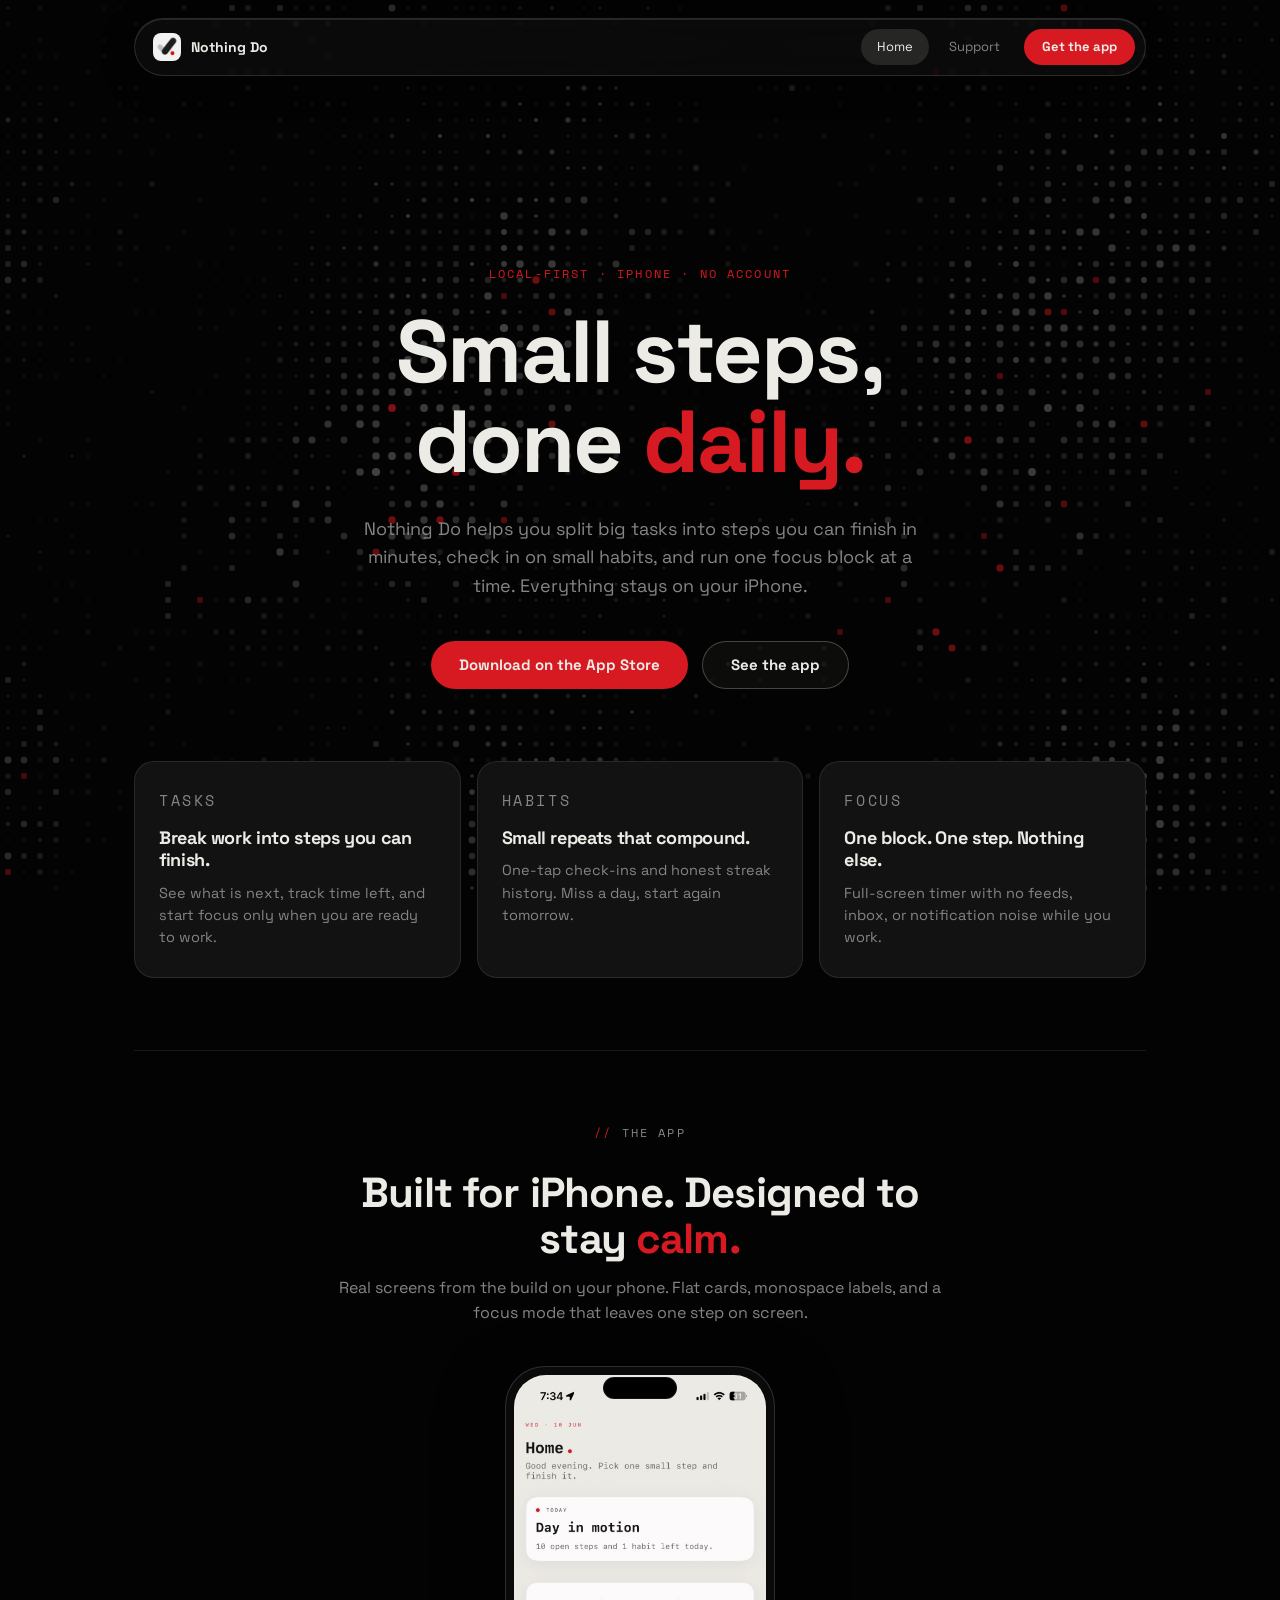
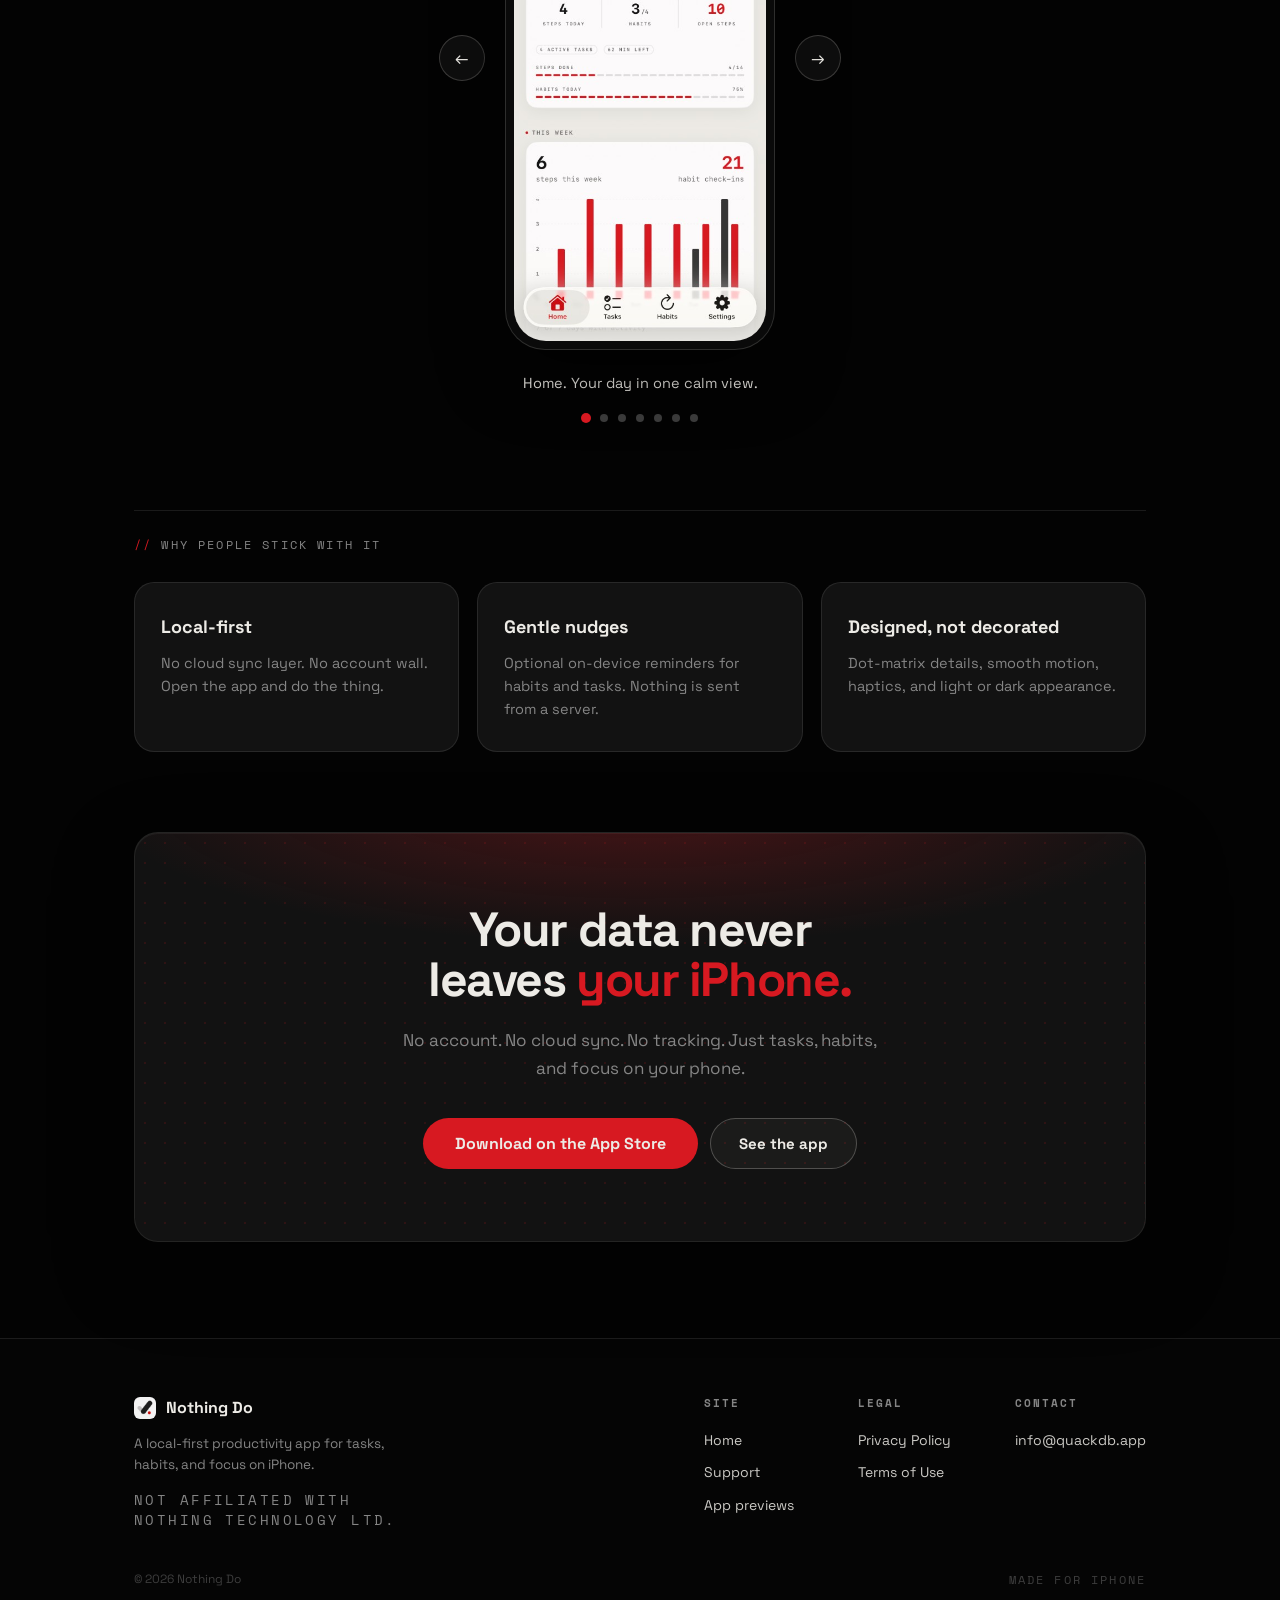
<file: index.html>
<!DOCTYPE html>
<html lang="en">
<head>
  <meta charset="UTF-8">
  <meta name="viewport" content="width=device-width, initial-scale=1.0">
  <title>Nothing Do | Small steps, done daily</title>
  <meta name="description" content="Nothing Do is a local-first iPhone app for tiny tasks, daily habits, and focus timers. No accounts, no cloud, no tracking.">
  <link rel="canonical" href="https://nothingdo.com/">
  <link rel="preconnect" href="https://fonts.googleapis.com">
  <link rel="preconnect" href="https://fonts.gstatic.com" crossorigin>
  <link href="https://fonts.googleapis.com/css2?family=Space+Grotesk:wght@400;500;700&family=Space+Mono:wght@400;700&display=swap" rel="stylesheet">
  <link rel="stylesheet" href="style.css?v=8">
  <link rel="icon" type="image/png" href="assets/favicon.png">
  <link rel="apple-touch-icon" href="assets/logo.png">
  <script src="dot-wave.js?v=3" defer></script>
  <script src="preview.js?v=6" defer></script>
  <script src="home-scroll.js?v=3" defer></script>
  <script src="nav-mobile.js?v=2" defer></script>
</head>
<body>

  <div class="nav-wrap">
    <nav class="nav" aria-label="Main">
      <a class="nav-logo" href="index.html" data-home-top>
        <img src="assets/logo.png" alt=""><span class="word">Nothing&nbsp;Do</span>
      </a>
      <button
        type="button"
        class="nav-toggle"
        aria-expanded="false"
        aria-controls="site-nav-menu"
        aria-label="Open menu"
      >
        <span class="nav-toggle__bar" aria-hidden="true"></span>
        <span class="nav-toggle__bar" aria-hidden="true"></span>
        <span class="nav-toggle__bar" aria-hidden="true"></span>
      </button>
      <div class="nav-menu" id="site-nav-menu">
        <a class="pill active" href="index.html" data-home-top>Home</a>
        <a class="pill" href="support/">Support</a>
        <a class="cta" href="#download">Get the app</a>
      </div>
    </nav>
  </div>

  <main class="container">

    <section class="hero" id="download">
      <p class="eyebrow mono">local-first · iPhone · no account</p>
      <h1>Small steps,<br>done <span class="red">daily.</span></h1>
      <p class="sub">Nothing Do helps you split big tasks into steps you can finish in minutes, check in on small habits, and run one focus block at a time. Everything stays on your iPhone.</p>
      <div class="actions">
        <a class="btn btn-red" href="#download">Download on the App&nbsp;Store</a>
        <a class="btn btn-ghost" href="#previews">See the app</a>
      </div>
    </section>

    <section class="pillars" aria-label="What Nothing Do does">
      <article class="pillar">
        <p class="pillar-label mono">Tasks</p>
        <h2>Break work into steps you can finish.</h2>
        <p>See what is next, track time left, and start focus only when you are ready to work.</p>
      </article>
      <article class="pillar">
        <p class="pillar-label mono">Habits</p>
        <h2>Small repeats that compound.</h2>
        <p>One-tap check-ins and honest streak history. Miss a day, start again tomorrow.</p>
      </article>
      <article class="pillar">
        <p class="pillar-label mono">Focus</p>
        <h2>One block. One step. Nothing else.</h2>
        <p>Full-screen timer with no feeds, inbox, or notification noise while you work.</p>
      </article>
    </section>

    <section class="preview-section" id="previews" data-preview-root aria-labelledby="preview-heading">
      <div class="preview-head">
        <p class="section-label mono">the app</p>
        <h2 id="preview-heading">Built for iPhone. Designed to stay <span class="red">calm.</span></h2>
        <p class="preview-lead">Real screens from the build on your phone. Flat cards, monospace labels, and a focus mode that leaves one step on screen.</p>
      </div>

      <div class="preview-carousel" data-preview-carousel tabindex="0">
        <button class="carousel-btn" type="button" data-preview-prev aria-label="Previous screen">←</button>
        <div class="device-frame">
          <img
            data-preview-image
            src="assets/previews/home.png"
            alt="Nothing Do home screen"
            width="390"
            height="844"
            loading="eager"
          >
        </div>
        <button class="carousel-btn" type="button" data-preview-next aria-label="Next screen">→</button>
      </div>

      <p class="preview-caption" data-preview-caption>Home. Your day in one calm view.</p>
      <div class="preview-dots" data-preview-dots role="tablist" aria-label="Choose app screen"></div>
    </section>

    <section id="features">
      <p class="section-label mono">why people stick with it</p>
      <div class="grid grid--three">
        <div class="card">
          <h3>Local-first</h3>
          <p>No cloud sync layer. No account wall. Open the app and do the thing.</p>
        </div>
        <div class="card">
          <h3>Gentle nudges</h3>
          <p>Optional on-device reminders for habits and tasks. Nothing is sent from a server.</p>
        </div>
        <div class="card">
          <h3>Designed, not decorated</h3>
          <p>Dot-matrix details, smooth motion, haptics, and light or dark appearance.</p>
        </div>
      </div>
    </section>

    <section class="banner" aria-labelledby="banner-heading">
      <div class="banner-inner">
        <h2 id="banner-heading">Your data never leaves <span class="red">your iPhone.</span></h2>
        <p class="banner-lead">No account. No cloud sync. No tracking. Just tasks, habits, and focus on your phone.</p>
        <div class="banner-actions">
          <a class="btn btn-red banner-cta" href="#download">Download on the App&nbsp;Store</a>
          <a class="btn btn-ghost" href="#previews">See the app</a>
        </div>
      </div>
    </section>

  </main>

  <footer>
    <div class="footer-inner">
      <div class="footer-brand">
        <div class="name"><img src="assets/logo.png" alt="">Nothing Do</div>
        <p>A local-first productivity app for tasks, habits, and focus on iPhone.</p>
        <p class="footer-note mono">Not affiliated with Nothing Technology Ltd.</p>
      </div>
      <div class="footer-cols">
        <div class="footer-col">
          <h4 class="mono">Site</h4>
          <a href="index.html" data-home-top>Home</a>
          <a href="support/">Support</a>
          <a href="index.html#previews">App previews</a>
        </div>
        <div class="footer-col">
          <h4 class="mono">Legal</h4>
          <a href="privacy/">Privacy Policy</a>
          <a href="terms/">Terms of Use</a>
        </div>
        <div class="footer-col">
          <h4 class="mono">Contact</h4>
          <a href="mailto:info@quackdb.app">info@quackdb.app</a>
        </div>
      </div>
    </div>
    <div class="footer-bottom">
      <span>© 2026 Nothing Do</span>
      <span class="mono">made for iphone</span>
    </div>
  </footer>

</body>
</html>
</file>
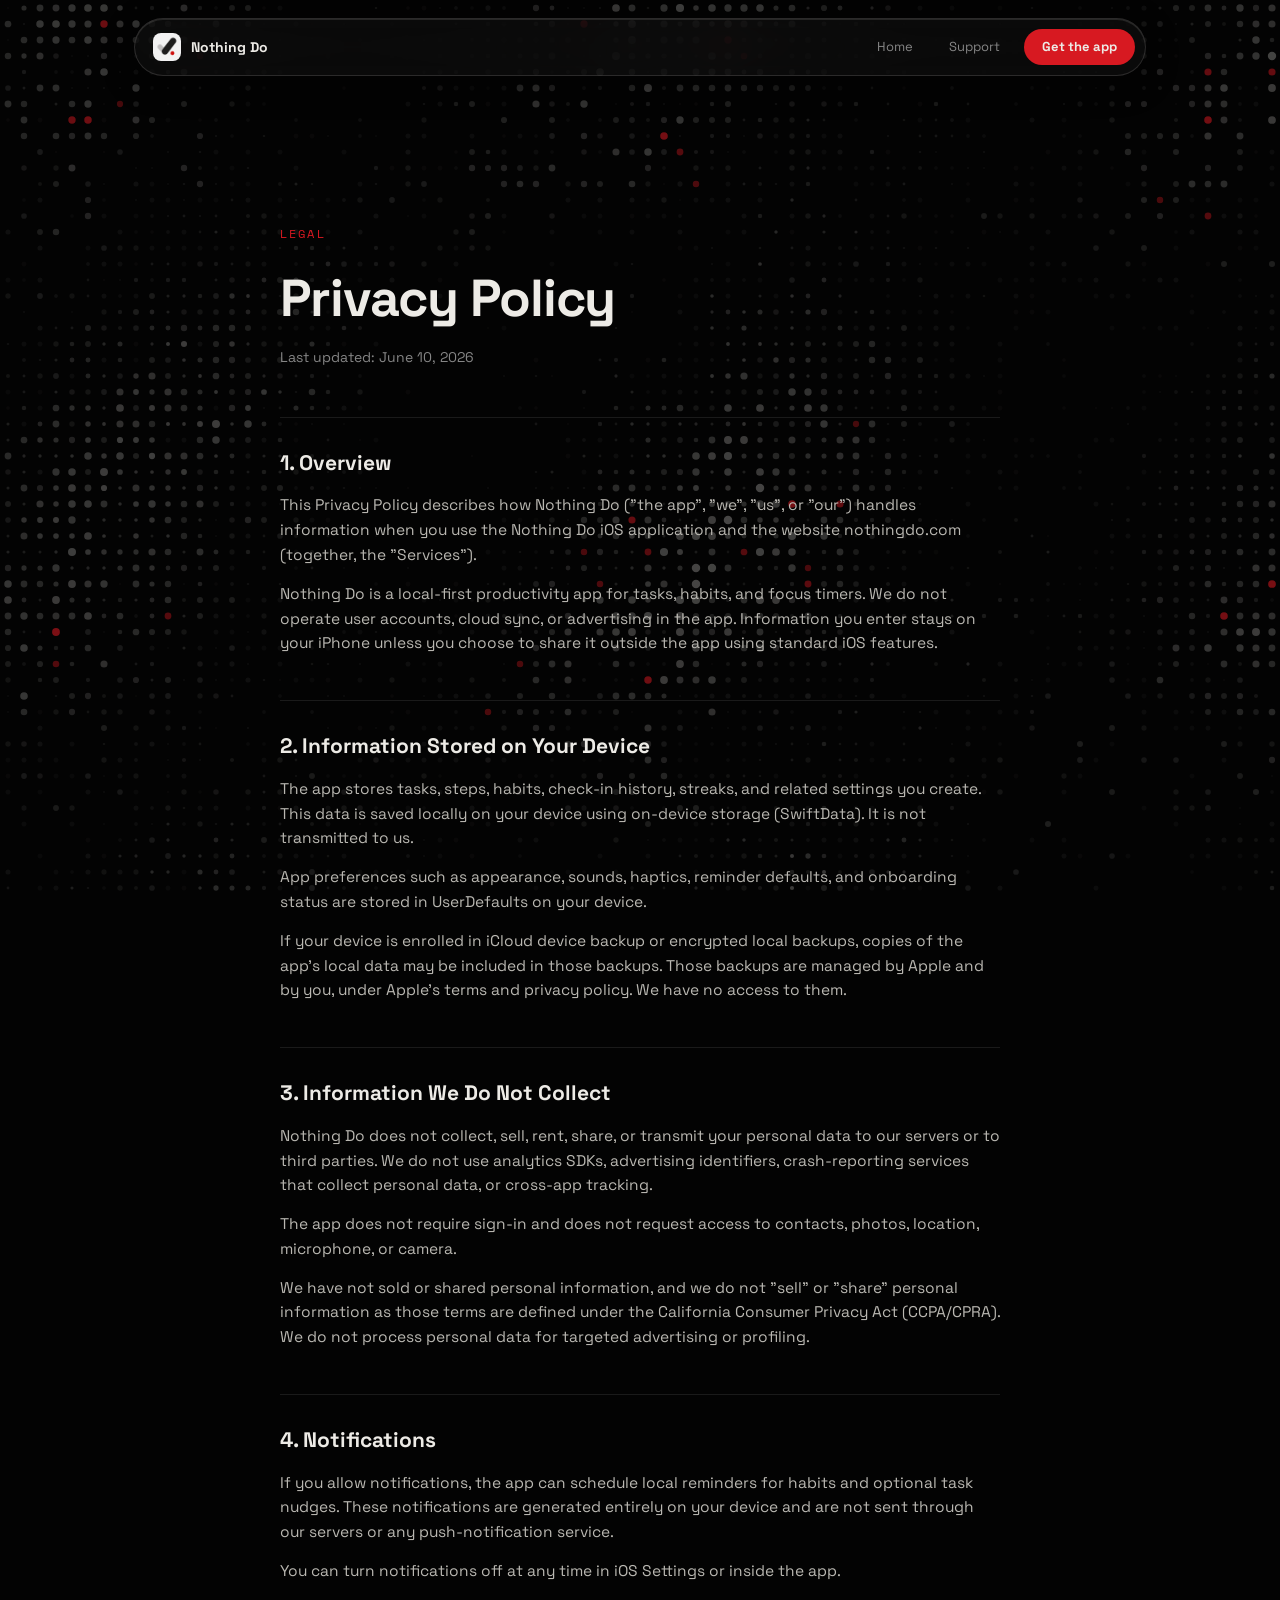
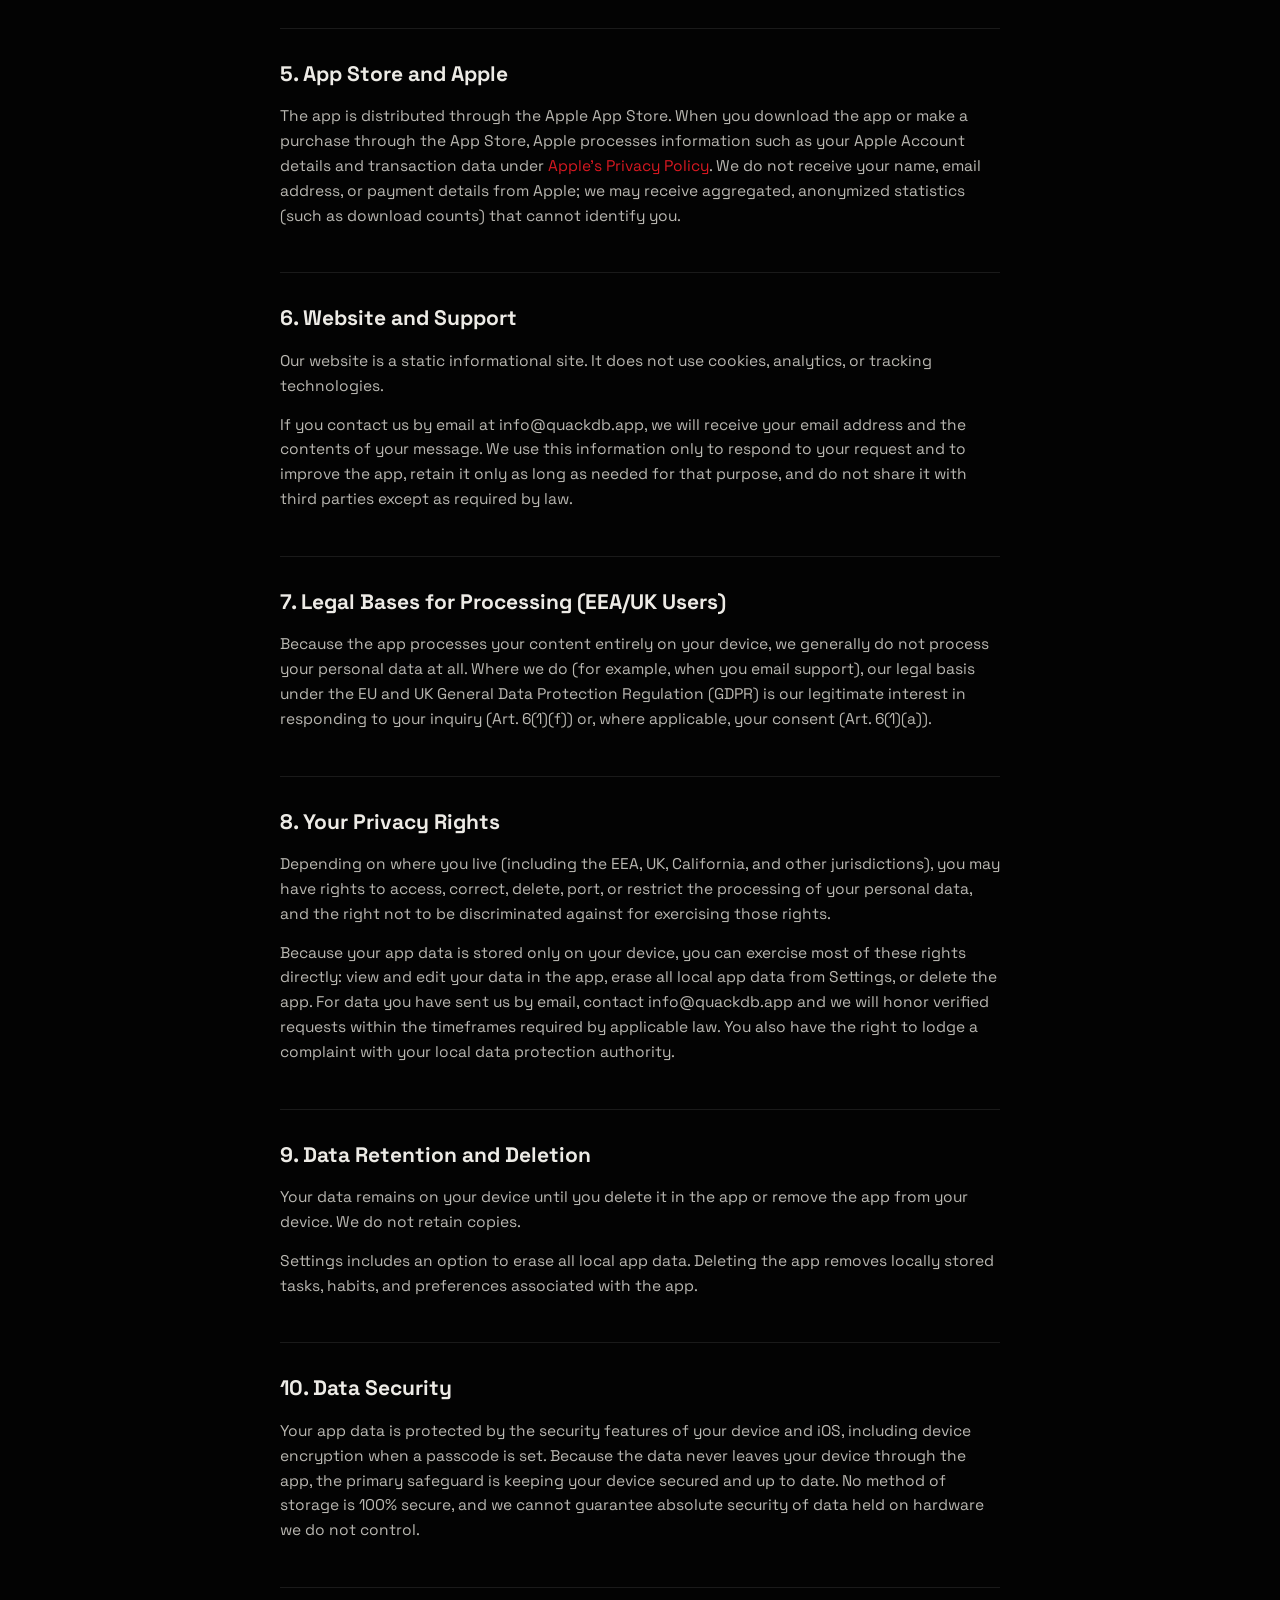
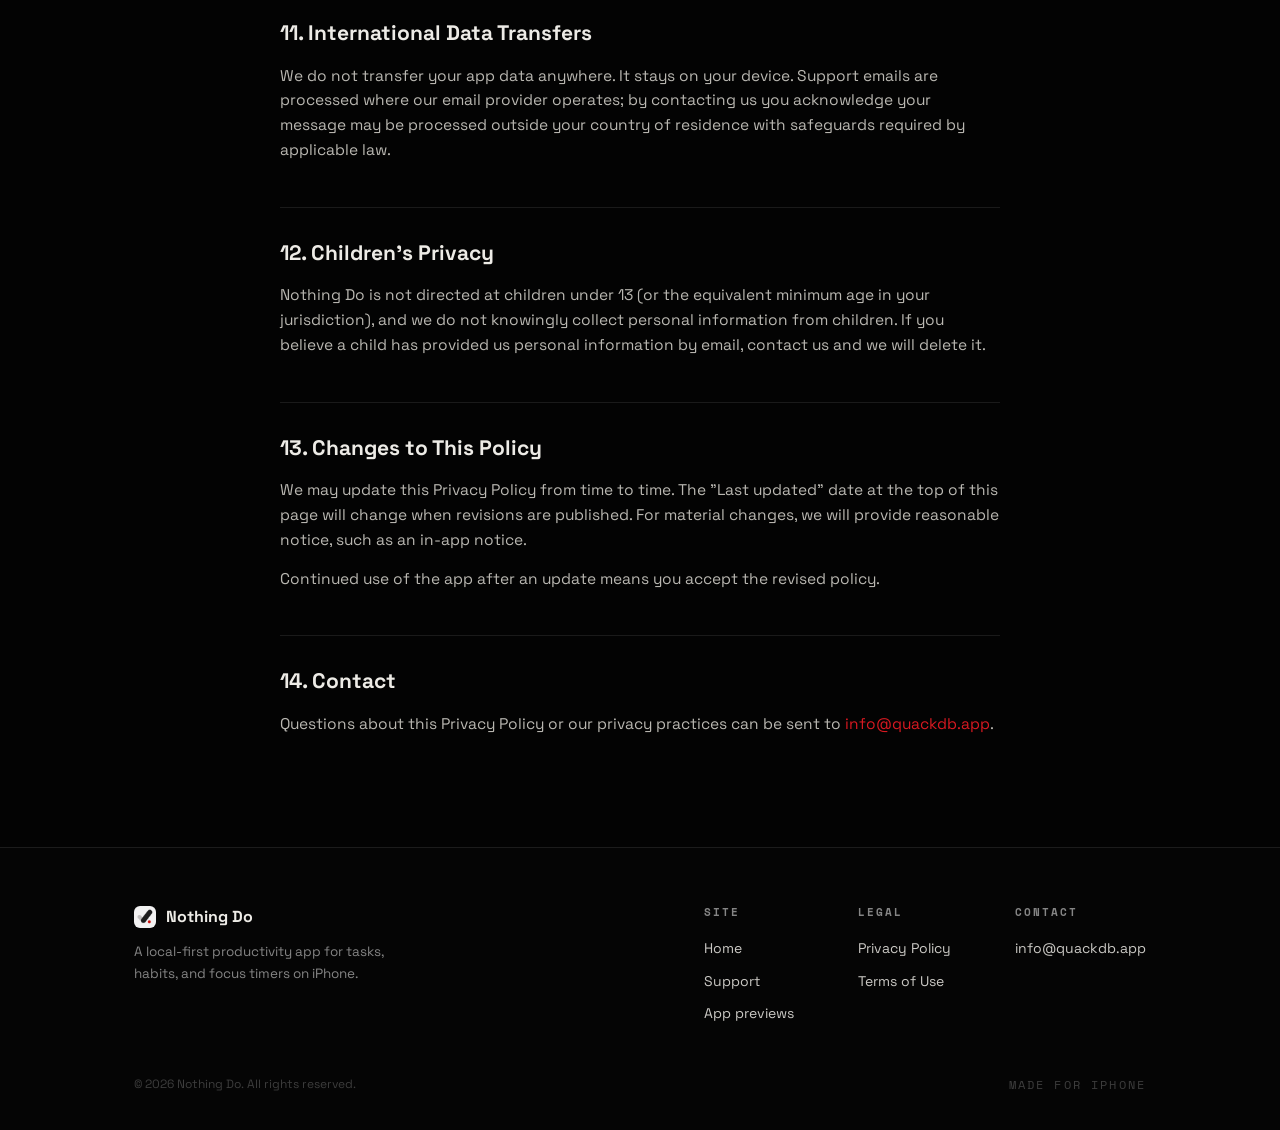
<file: privacy/index.html>
<!DOCTYPE html>
<html lang="en">
<head>
  <meta charset="UTF-8">
  <meta name="viewport" content="width=device-width, initial-scale=1.0">
  <title>Privacy Policy | Nothing Do</title>
  <meta name="description" content="Nothing Do privacy policy. Local-first: no accounts, no analytics, no tracking. Your data stays on your iPhone.">
  <link rel="preconnect" href="https://fonts.googleapis.com">
  <link rel="preconnect" href="https://fonts.gstatic.com" crossorigin>
  <link href="https://fonts.googleapis.com/css2?family=Space+Grotesk:wght@400;500;700&family=Space+Mono:wght@400;700&display=swap" rel="stylesheet">
  <link rel="stylesheet" href="../style.css?v=8">
  <link rel="icon" type="image/png" href="../assets/favicon.png">
  <link rel="apple-touch-icon" href="../assets/logo.png">
  <script src="../dot-wave.js?v=3" defer></script>
  <script src="../nav-mobile.js?v=2" defer></script>
</head>
<body>

  <div class="nav-wrap">
    <nav class="nav" aria-label="Main">
      <a class="nav-logo" href="../index.html" data-home-top>
        <img src="../assets/logo.png" alt=""><span class="word">Nothing&nbsp;Do</span>
      </a>
      <button
        type="button"
        class="nav-toggle"
        aria-expanded="false"
        aria-controls="site-nav-menu"
        aria-label="Open menu"
      >
        <span class="nav-toggle__bar" aria-hidden="true"></span>
        <span class="nav-toggle__bar" aria-hidden="true"></span>
        <span class="nav-toggle__bar" aria-hidden="true"></span>
      </button>
      <div class="nav-menu" id="site-nav-menu">
        <a class="pill" href="../index.html" data-home-top>Home</a>
        <a class="pill" href="../support/">Support</a>
        <a class="cta" href="../index.html#download">Get the app</a>
      </div>
    </nav>
  </div>

  <main class="container">
    <article class="doc">
      <p class="eyebrow mono">legal</p>
      <h1>Privacy Policy</h1>
      <p class="updated">Last updated: June 10, 2026</p>

      <h2>1. Overview</h2>
      <p>This Privacy Policy describes how Nothing Do ("the app", "we", "us", or "our") handles information when you use the Nothing Do iOS application and the website nothingdo.com (together, the "Services").</p>
      <p>Nothing Do is a local-first productivity app for tasks, habits, and focus timers. We do not operate user accounts, cloud sync, or advertising in the app. Information you enter stays on your iPhone unless you choose to share it outside the app using standard iOS features.</p>

      <h2>2. Information Stored on Your Device</h2>
      <p>The app stores tasks, steps, habits, check-in history, streaks, and related settings you create. This data is saved locally on your device using on-device storage (SwiftData). It is not transmitted to us.</p>
      <p>App preferences such as appearance, sounds, haptics, reminder defaults, and onboarding status are stored in UserDefaults on your device.</p>
      <p>If your device is enrolled in iCloud device backup or encrypted local backups, copies of the app's local data may be included in those backups. Those backups are managed by Apple and by you, under Apple's terms and privacy policy. We have no access to them.</p>

      <h2>3. Information We Do Not Collect</h2>
      <p>Nothing Do does not collect, sell, rent, share, or transmit your personal data to our servers or to third parties. We do not use analytics SDKs, advertising identifiers, crash-reporting services that collect personal data, or cross-app tracking.</p>
      <p>The app does not require sign-in and does not request access to contacts, photos, location, microphone, or camera.</p>
      <p>We have not sold or shared personal information, and we do not "sell" or "share" personal information as those terms are defined under the California Consumer Privacy Act (CCPA/CPRA). We do not process personal data for targeted advertising or profiling.</p>

      <h2>4. Notifications</h2>
      <p>If you allow notifications, the app can schedule local reminders for habits and optional task nudges. These notifications are generated entirely on your device and are not sent through our servers or any push-notification service.</p>
      <p>You can turn notifications off at any time in iOS Settings or inside the app.</p>

      <h2>5. App Store and Apple</h2>
      <p>The app is distributed through the Apple App Store. When you download the app or make a purchase through the App Store, Apple processes information such as your Apple Account details and transaction data under <a href="https://www.apple.com/legal/privacy/" target="_blank" rel="noopener">Apple's Privacy Policy</a>. We do not receive your name, email address, or payment details from Apple; we may receive aggregated, anonymized statistics (such as download counts) that cannot identify you.</p>

      <h2>6. Website and Support</h2>
      <p>Our website is a static informational site. It does not use cookies, analytics, or tracking technologies.</p>
      <p>If you contact us by email at info@quackdb.app, we will receive your email address and the contents of your message. We use this information only to respond to your request and to improve the app, retain it only as long as needed for that purpose, and do not share it with third parties except as required by law.</p>

      <h2>7. Legal Bases for Processing (EEA/UK Users)</h2>
      <p>Because the app processes your content entirely on your device, we generally do not process your personal data at all. Where we do (for example, when you email support), our legal basis under the EU and UK General Data Protection Regulation (GDPR) is our legitimate interest in responding to your inquiry (Art. 6(1)(f)) or, where applicable, your consent (Art. 6(1)(a)).</p>

      <h2>8. Your Privacy Rights</h2>
      <p>Depending on where you live (including the EEA, UK, California, and other jurisdictions), you may have rights to access, correct, delete, port, or restrict the processing of your personal data, and the right not to be discriminated against for exercising those rights.</p>
      <p>Because your app data is stored only on your device, you can exercise most of these rights directly: view and edit your data in the app, erase all local app data from Settings, or delete the app. For data you have sent us by email, contact info@quackdb.app and we will honor verified requests within the timeframes required by applicable law. You also have the right to lodge a complaint with your local data protection authority.</p>

      <h2>9. Data Retention and Deletion</h2>
      <p>Your data remains on your device until you delete it in the app or remove the app from your device. We do not retain copies.</p>
      <p>Settings includes an option to erase all local app data. Deleting the app removes locally stored tasks, habits, and preferences associated with the app.</p>

      <h2>10. Data Security</h2>
      <p>Your app data is protected by the security features of your device and iOS, including device encryption when a passcode is set. Because the data never leaves your device through the app, the primary safeguard is keeping your device secured and up to date. No method of storage is 100% secure, and we cannot guarantee absolute security of data held on hardware we do not control.</p>

      <h2>11. International Data Transfers</h2>
      <p>We do not transfer your app data anywhere. It stays on your device. Support emails are processed where our email provider operates; by contacting us you acknowledge your message may be processed outside your country of residence with safeguards required by applicable law.</p>

      <h2>12. Children's Privacy</h2>
      <p>Nothing Do is not directed at children under 13 (or the equivalent minimum age in your jurisdiction), and we do not knowingly collect personal information from children. If you believe a child has provided us personal information by email, contact us and we will delete it.</p>

      <h2>13. Changes to This Policy</h2>
      <p>We may update this Privacy Policy from time to time. The "Last updated" date at the top of this page will change when revisions are published. For material changes, we will provide reasonable notice, such as an in-app notice.</p>
      <p>Continued use of the app after an update means you accept the revised policy.</p>

      <h2>14. Contact</h2>
      <p>Questions about this Privacy Policy or our privacy practices can be sent to <a href="mailto:info@quackdb.app">info@quackdb.app</a>.</p>
    </article>
  </main>

  <footer>
    <div class="footer-inner">
      <div class="footer-brand">
        <div class="name"><img src="../assets/logo.png" alt="">Nothing Do</div>
        <p>A local-first productivity app for tasks, habits, and focus timers on iPhone.</p>
      </div>
      <div class="footer-cols">
        <div class="footer-col">
          <h4 class="mono">Site</h4>
          <a href="../index.html" data-home-top>Home</a>
          <a href="../support/">Support</a>
          <a href="../index.html#previews">App previews</a>
        </div>
        <div class="footer-col">
          <h4 class="mono">Legal</h4>
          <a href="./">Privacy Policy</a>
          <a href="../terms/">Terms of Use</a>
        </div>
        <div class="footer-col">
          <h4 class="mono">Contact</h4>
          <a href="mailto:info@quackdb.app">info@quackdb.app</a>
        </div>
      </div>
    </div>
    <div class="footer-bottom">
      <span>© 2026 Nothing Do. All rights reserved.</span>
      <span class="mono">made for iphone</span>
    </div>
  </footer>

</body>
</html>
</file>
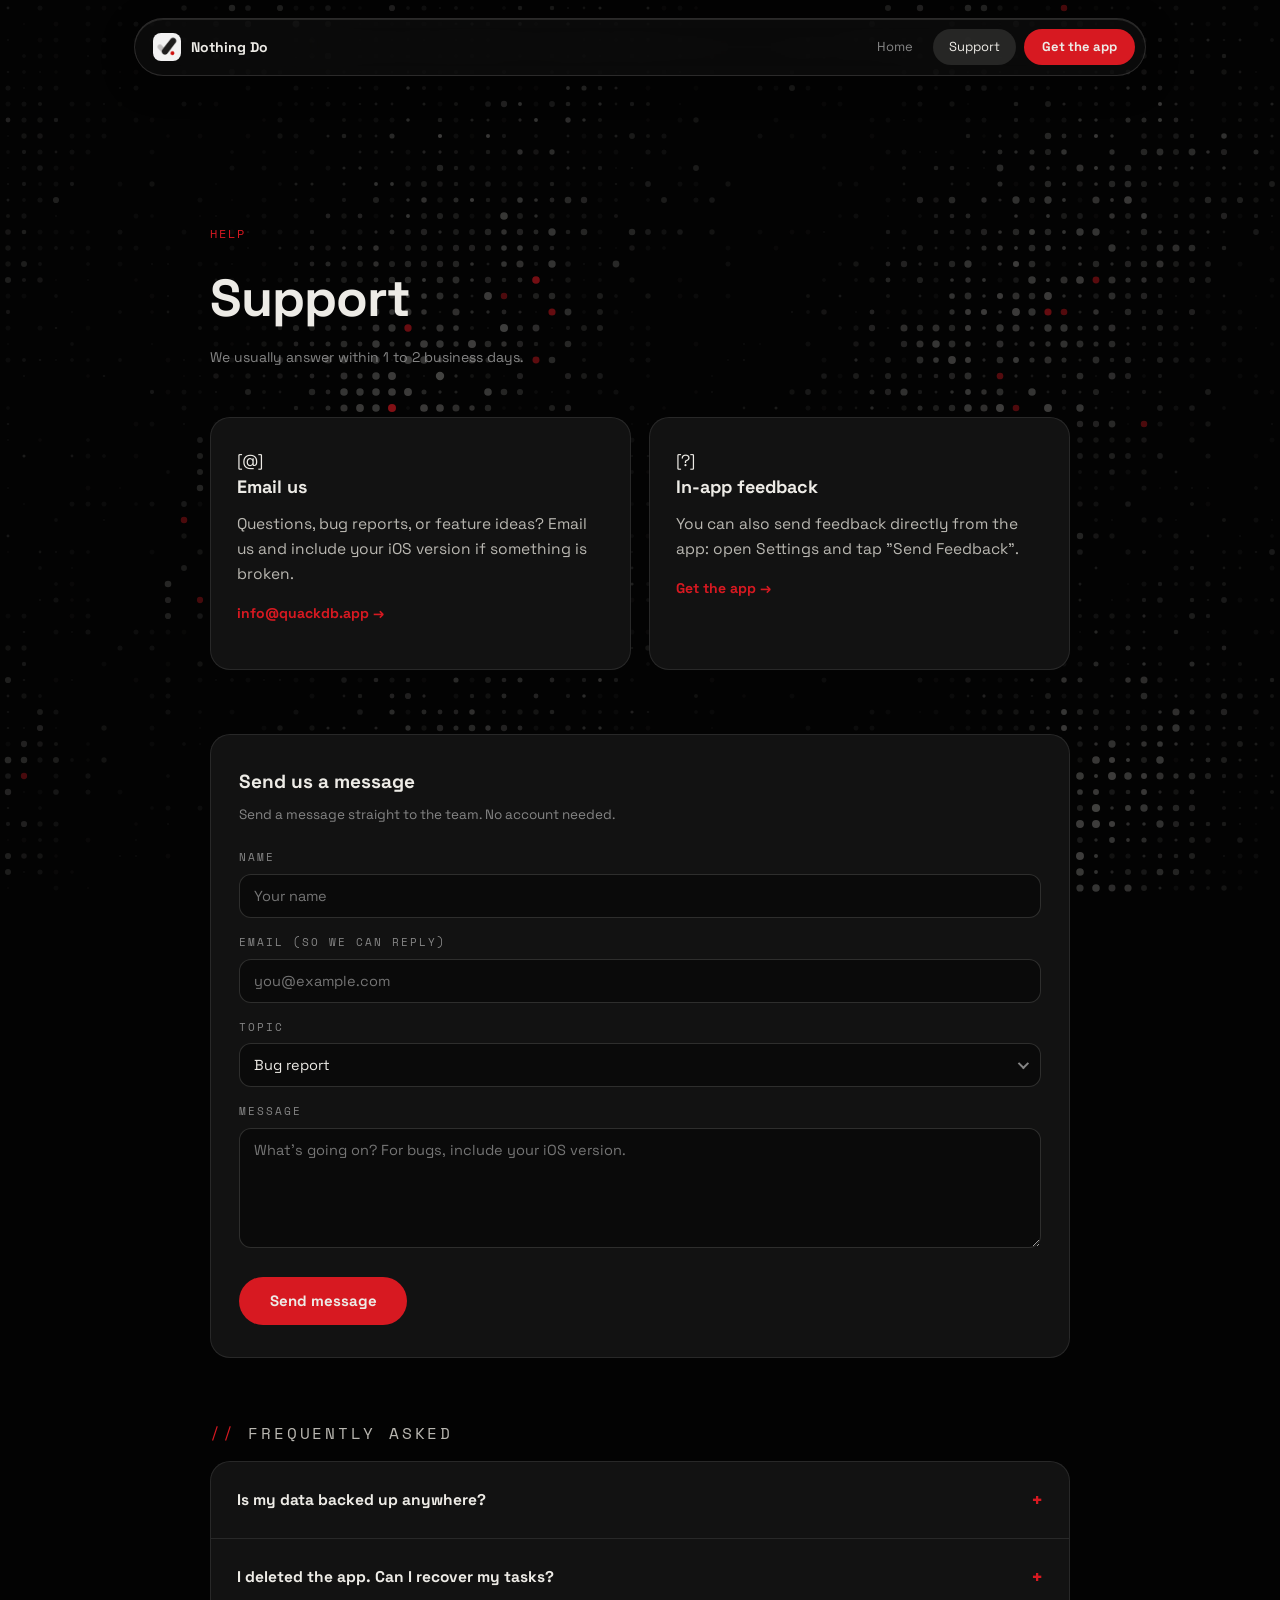
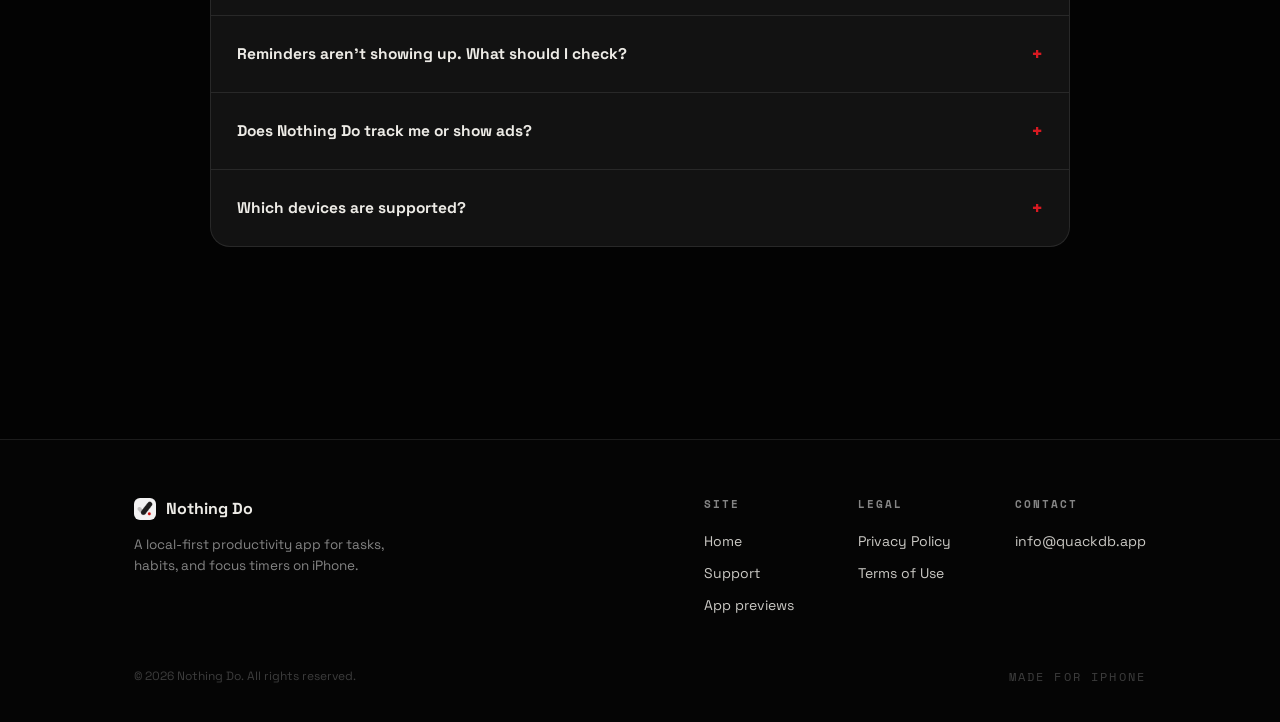
<file: support/index.html>
<!DOCTYPE html>
<html lang="en">
<head>
  <meta charset="UTF-8">
  <meta name="viewport" content="width=device-width, initial-scale=1.0">
  <title>Support | Nothing Do</title>
  <meta name="description" content="Get help with the Nothing Do iOS app. Contact support and browse frequently asked questions.">
  <link rel="preconnect" href="https://fonts.googleapis.com">
  <link rel="preconnect" href="https://fonts.gstatic.com" crossorigin>
  <link href="https://fonts.googleapis.com/css2?family=Space+Grotesk:wght@400;500;700&family=Space+Mono:wght@400;700&display=swap" rel="stylesheet">
  <link rel="stylesheet" href="../style.css?v=8">
  <link rel="icon" type="image/png" href="../assets/favicon.png">
  <link rel="apple-touch-icon" href="../assets/logo.png">
  <script src="../dot-wave.js?v=3" defer></script>
  <script src="../nav-mobile.js?v=2" defer></script>
</head>
<body>

  <div class="nav-wrap">
    <nav class="nav" aria-label="Main">
      <a class="nav-logo" href="../index.html" data-home-top>
        <img src="../assets/logo.png" alt=""><span class="word">Nothing&nbsp;Do</span>
      </a>
      <button
        type="button"
        class="nav-toggle"
        aria-expanded="false"
        aria-controls="site-nav-menu"
        aria-label="Open menu"
      >
        <span class="nav-toggle__bar" aria-hidden="true"></span>
        <span class="nav-toggle__bar" aria-hidden="true"></span>
        <span class="nav-toggle__bar" aria-hidden="true"></span>
      </button>
      <div class="nav-menu" id="site-nav-menu">
        <a class="pill" href="../index.html" data-home-top>Home</a>
        <a class="pill active" href="./">Support</a>
        <a class="cta" href="../index.html#download">Get the app</a>
      </div>
    </nav>
  </div>

  <main class="container">
    <article class="doc" style="max-width: 860px;">
      <p class="eyebrow mono">help</p>
      <h1>Support</h1>
      <p class="updated">We usually answer within 1 to 2 business days.</p>

      <div class="support-grid">
        <div class="card">
          <div class="glyph">[@]</div>
          <h3>Email us</h3>
          <p>Questions, bug reports, or feature ideas? Email us and include your iOS version if something is broken.</p>
          <p><a class="link" href="mailto:info@quackdb.app">info@quackdb.app →</a></p>
        </div>
        <div class="card">
          <div class="glyph">[?]</div>
          <h3>In-app feedback</h3>
          <p>You can also send feedback directly from the app: open Settings and tap "Send Feedback".</p>
          <p><a class="link" href="../index.html#download">Get the app →</a></p>
        </div>
      </div>

      <form class="contact-form" id="supportForm">
        <h3>Send us a message</h3>
        <p class="form-note">Send a message straight to the team. No account needed.</p>
        <div class="form-field">
          <label class="mono" for="sf-name">Name</label>
          <input id="sf-name" name="name" type="text" required maxlength="100" placeholder="Your name">
        </div>
        <div class="form-field">
          <label class="mono" for="sf-email">Email (so we can reply)</label>
          <input id="sf-email" name="email" type="email" required maxlength="200" placeholder="you@example.com">
        </div>
        <div class="form-field">
          <label class="mono" id="sf-topic-label">Topic</label>
          <div class="custom-select" data-custom-select>
            <input type="hidden" name="topic" id="sf-topic" value="Bug report">
            <button
              type="button"
              class="custom-select__trigger"
              id="sf-topic-trigger"
              aria-haspopup="listbox"
              aria-expanded="false"
              aria-labelledby="sf-topic-label sf-topic-value"
            >
              <span class="custom-select__value" id="sf-topic-value">Bug report</span>
              <span class="custom-select__chevron" aria-hidden="true"></span>
            </button>
            <ul class="custom-select__list" id="sf-topic-list" role="listbox" aria-labelledby="sf-topic-label" hidden>
              <li class="custom-select__option is-selected" role="option" data-value="Bug report" tabindex="-1" aria-selected="true">Bug report</li>
              <li class="custom-select__option" role="option" data-value="Feature idea" tabindex="-1" aria-selected="false">Feature idea</li>
              <li class="custom-select__option" role="option" data-value="Question" tabindex="-1" aria-selected="false">Question</li>
              <li class="custom-select__option" role="option" data-value="Other" tabindex="-1" aria-selected="false">Other</li>
            </ul>
          </div>
        </div>
        <div class="form-field">
          <label class="mono" for="sf-message">Message</label>
          <textarea id="sf-message" name="message" required maxlength="1500" placeholder="What's going on? For bugs, include your iOS version."></textarea>
        </div>
        <div class="form-actions">
          <button class="btn btn-red btn-submit" type="submit" id="sf-submit">Send message</button>
          <span class="form-status" id="sf-status" role="status"></span>
        </div>
      </form>

      <script>
        (function () {
          var ENDPOINT = 'https://discord.com/api/webhooks/1514511281854611468/zQOF_F02ZRstA350Qzy2i7XKwveEN9te85Hkh3q70Z08GNSaJhy8oulXYjfMZG0ef1Do';
          var form = document.getElementById('supportForm');
          var status = document.getElementById('sf-status');
          var submit = document.getElementById('sf-submit');
          var topicRoot = document.querySelector('[data-custom-select]');
          var topicInput = document.getElementById('sf-topic');
          var topicTrigger = document.getElementById('sf-topic-trigger');
          var topicValue = document.getElementById('sf-topic-value');
          var topicList = document.getElementById('sf-topic-list');
          var topicOptions = Array.prototype.slice.call(topicList.querySelectorAll('.custom-select__option'));
          var focusedIndex = 0;

          function setTopic(value) {
            topicInput.value = value;
            topicValue.textContent = value;
            topicOptions.forEach(function (option) {
              var selected = option.dataset.value === value;
              option.classList.toggle('is-selected', selected);
              option.setAttribute('aria-selected', selected ? 'true' : 'false');
              if (selected) {
                focusedIndex = topicOptions.indexOf(option);
              }
            });
          }

          function closeTopicList() {
            topicRoot.classList.remove('is-open');
            topicTrigger.setAttribute('aria-expanded', 'false');
            topicList.hidden = true;
          }

          function openTopicList() {
            topicRoot.classList.add('is-open');
            topicTrigger.setAttribute('aria-expanded', 'true');
            topicList.hidden = false;
          }

          function toggleTopicList() {
            if (topicList.hidden) {
              openTopicList();
            } else {
              closeTopicList();
            }
          }

          topicTrigger.addEventListener('click', function () {
            toggleTopicList();
          });

          topicOptions.forEach(function (option) {
            option.addEventListener('click', function () {
              setTopic(option.dataset.value);
              closeTopicList();
              topicTrigger.focus();
            });
          });

          topicTrigger.addEventListener('keydown', function (event) {
            if (event.key === 'ArrowDown' || event.key === 'ArrowUp' || event.key === 'Enter' || event.key === ' ') {
              event.preventDefault();
            }

            if (event.key === 'Enter' || event.key === ' ') {
              if (topicList.hidden) {
                openTopicList();
              } else {
                setTopic(topicOptions[focusedIndex].dataset.value);
                closeTopicList();
              }
              return;
            }

            if (event.key === 'Escape') {
              closeTopicList();
              return;
            }

            if (!topicList.hidden && (event.key === 'ArrowDown' || event.key === 'ArrowUp')) {
              if (event.key === 'ArrowDown') {
                focusedIndex = (focusedIndex + 1) % topicOptions.length;
              } else {
                focusedIndex = (focusedIndex - 1 + topicOptions.length) % topicOptions.length;
              }
              topicOptions[focusedIndex].focus();
            }
          });

          document.addEventListener('click', function (event) {
            if (!topicRoot.contains(event.target)) {
              closeTopicList();
            }
          });

          form.addEventListener('submit', function (e) {
            e.preventDefault();
            closeTopicList();
            submit.disabled = true;
            status.className = 'form-status';
            status.textContent = 'Sending…';

            var payload = {
              username: 'Nothing Do Support',
              embeds: [{
                title: form.topic.value + ': ' + form.name.value,
                description: form.message.value,
                color: 14096673,
                fields: [{ name: 'Reply to', value: form.email.value }],
                timestamp: new Date().toISOString()
              }]
            };

            fetch(ENDPOINT, {
              method: 'POST',
              headers: { 'Content-Type': 'application/json' },
              body: JSON.stringify(payload)
            }).then(function (res) {
              if (!res.ok) throw new Error('HTTP ' + res.status);
              status.className = 'form-status ok';
              status.textContent = 'Sent. We will get back to you soon.';
              form.reset();
              setTopic('Bug report');
            }).catch(function () {
              status.className = 'form-status err';
              status.textContent = 'Could not send. Please email info@quackdb.app instead.';
            }).finally(function () {
              submit.disabled = false;
            });
          });
        })();
      </script>

      <p class="section-label mono">frequently asked</p>
      <div class="faq">
        <details>
          <summary>Is my data backed up anywhere?</summary>
          <div class="answer">No. Nothing Do is local-first. Your tasks, habits, and settings live only on your iPhone. There are no accounts and no cloud sync, so keep your device backed up via iCloud or a computer backup if you want a safety net.</div>
        </details>
        <details>
          <summary>I deleted the app. Can I recover my tasks?</summary>
          <div class="answer">Deleting the app removes its locally stored data. We cannot recover it because we never had a copy. Restoring a full device backup made before the deletion is the only way back.</div>
        </details>
        <details>
          <summary>Reminders aren't showing up. What should I check?</summary>
          <div class="answer">Make sure notifications are allowed for Nothing Do in iOS Settings → Notifications, and that Focus modes or Scheduled Summary aren't holding them back. Reminders are local notifications scheduled on your device.</div>
        </details>
        <details>
          <summary>Does Nothing Do track me or show ads?</summary>
          <div class="answer">No. There are no analytics SDKs, no advertising identifiers, and no tracking of any kind. See our <a href="../privacy/">Privacy Policy</a> for the full details.</div>
        </details>
        <details>
          <summary>Which devices are supported?</summary>
          <div class="answer">Nothing Do is built for iPhone. It supports light and dark appearance and respects iOS accessibility settings like Reduce Motion.</div>
        </details>
      </div>
    </article>
  </main>

  <footer>
    <div class="footer-inner">
      <div class="footer-brand">
        <div class="name"><img src="../assets/logo.png" alt="">Nothing Do</div>
        <p>A local-first productivity app for tasks, habits, and focus timers on iPhone.</p>
      </div>
      <div class="footer-cols">
        <div class="footer-col">
          <h4 class="mono">Site</h4>
          <a href="../index.html" data-home-top>Home</a>
          <a href="./">Support</a>
          <a href="../index.html#previews">App previews</a>
        </div>
        <div class="footer-col">
          <h4 class="mono">Legal</h4>
          <a href="../privacy/">Privacy Policy</a>
          <a href="../terms/">Terms of Use</a>
        </div>
        <div class="footer-col">
          <h4 class="mono">Contact</h4>
          <a href="mailto:info@quackdb.app">info@quackdb.app</a>
        </div>
      </div>
    </div>
    <div class="footer-bottom">
      <span>© 2026 Nothing Do. All rights reserved.</span>
      <span class="mono">made for iphone</span>
    </div>
  </footer>

</body>
</html>
</file>
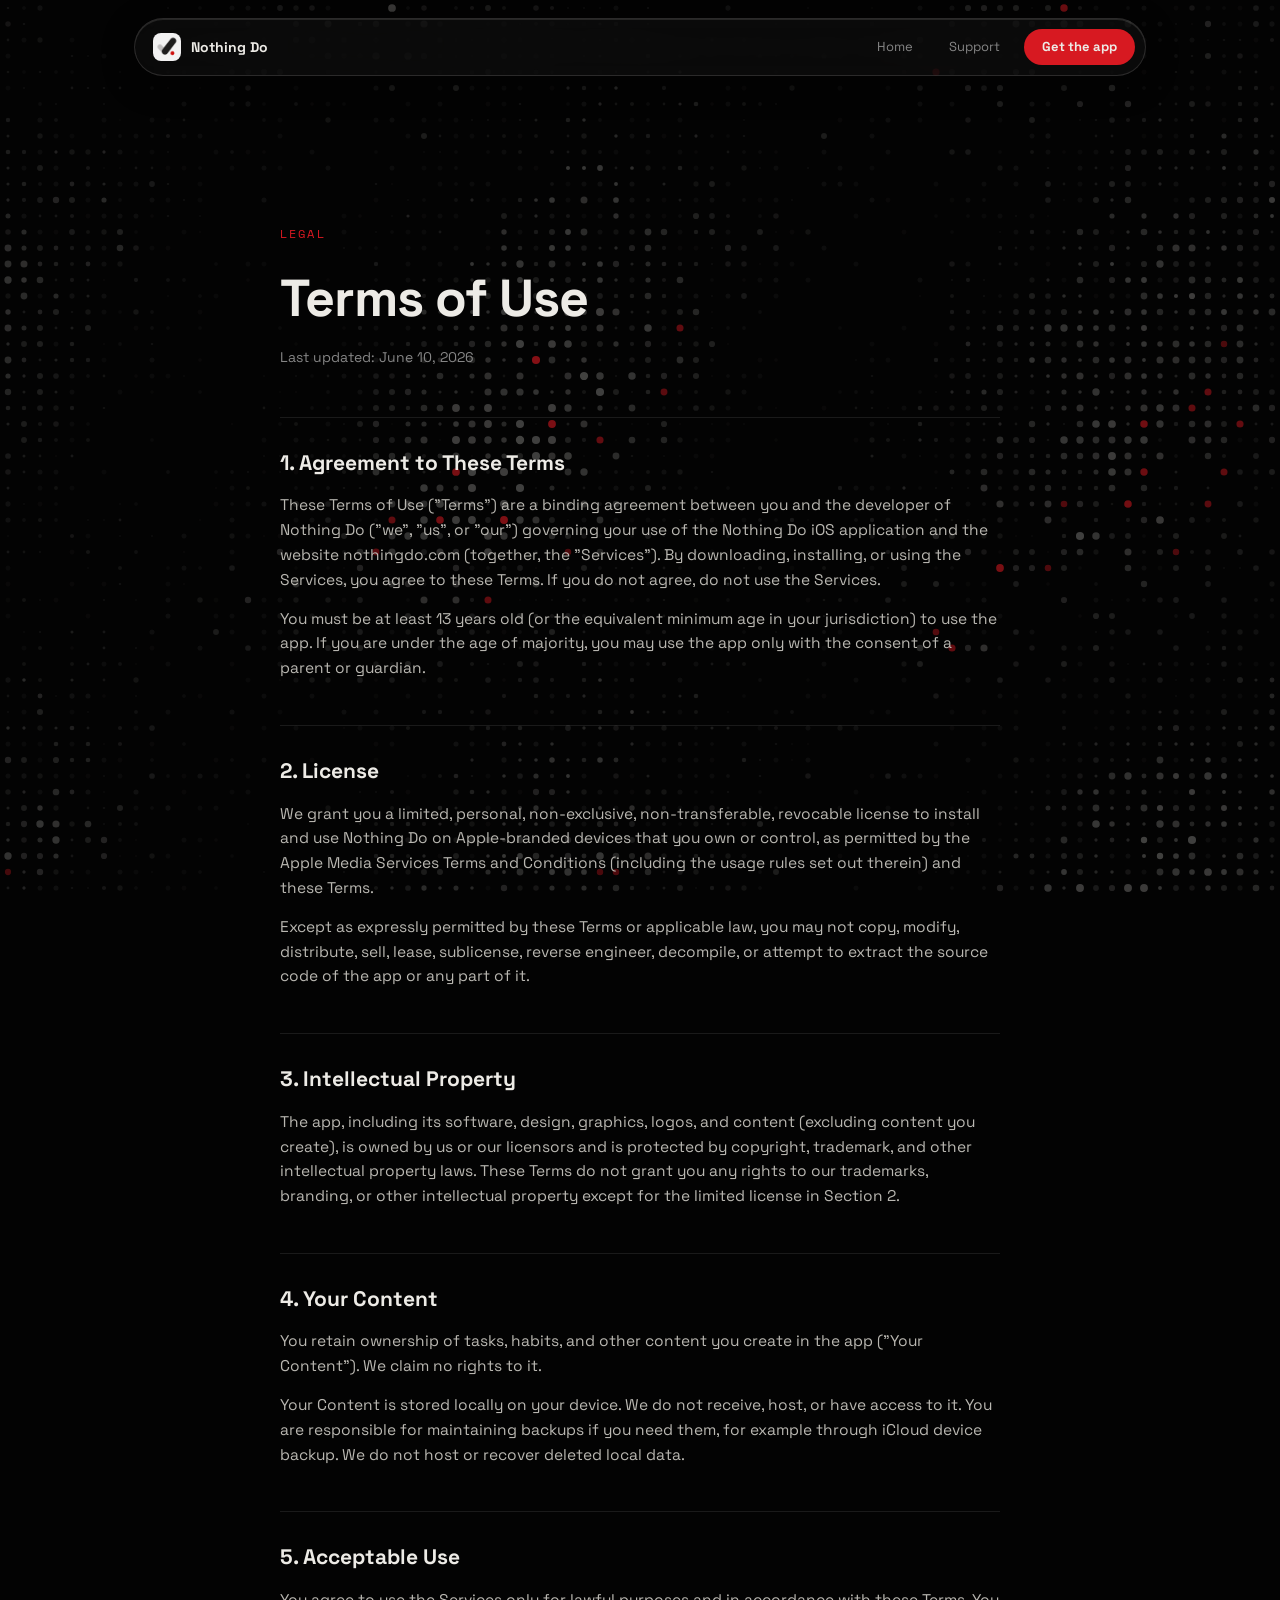
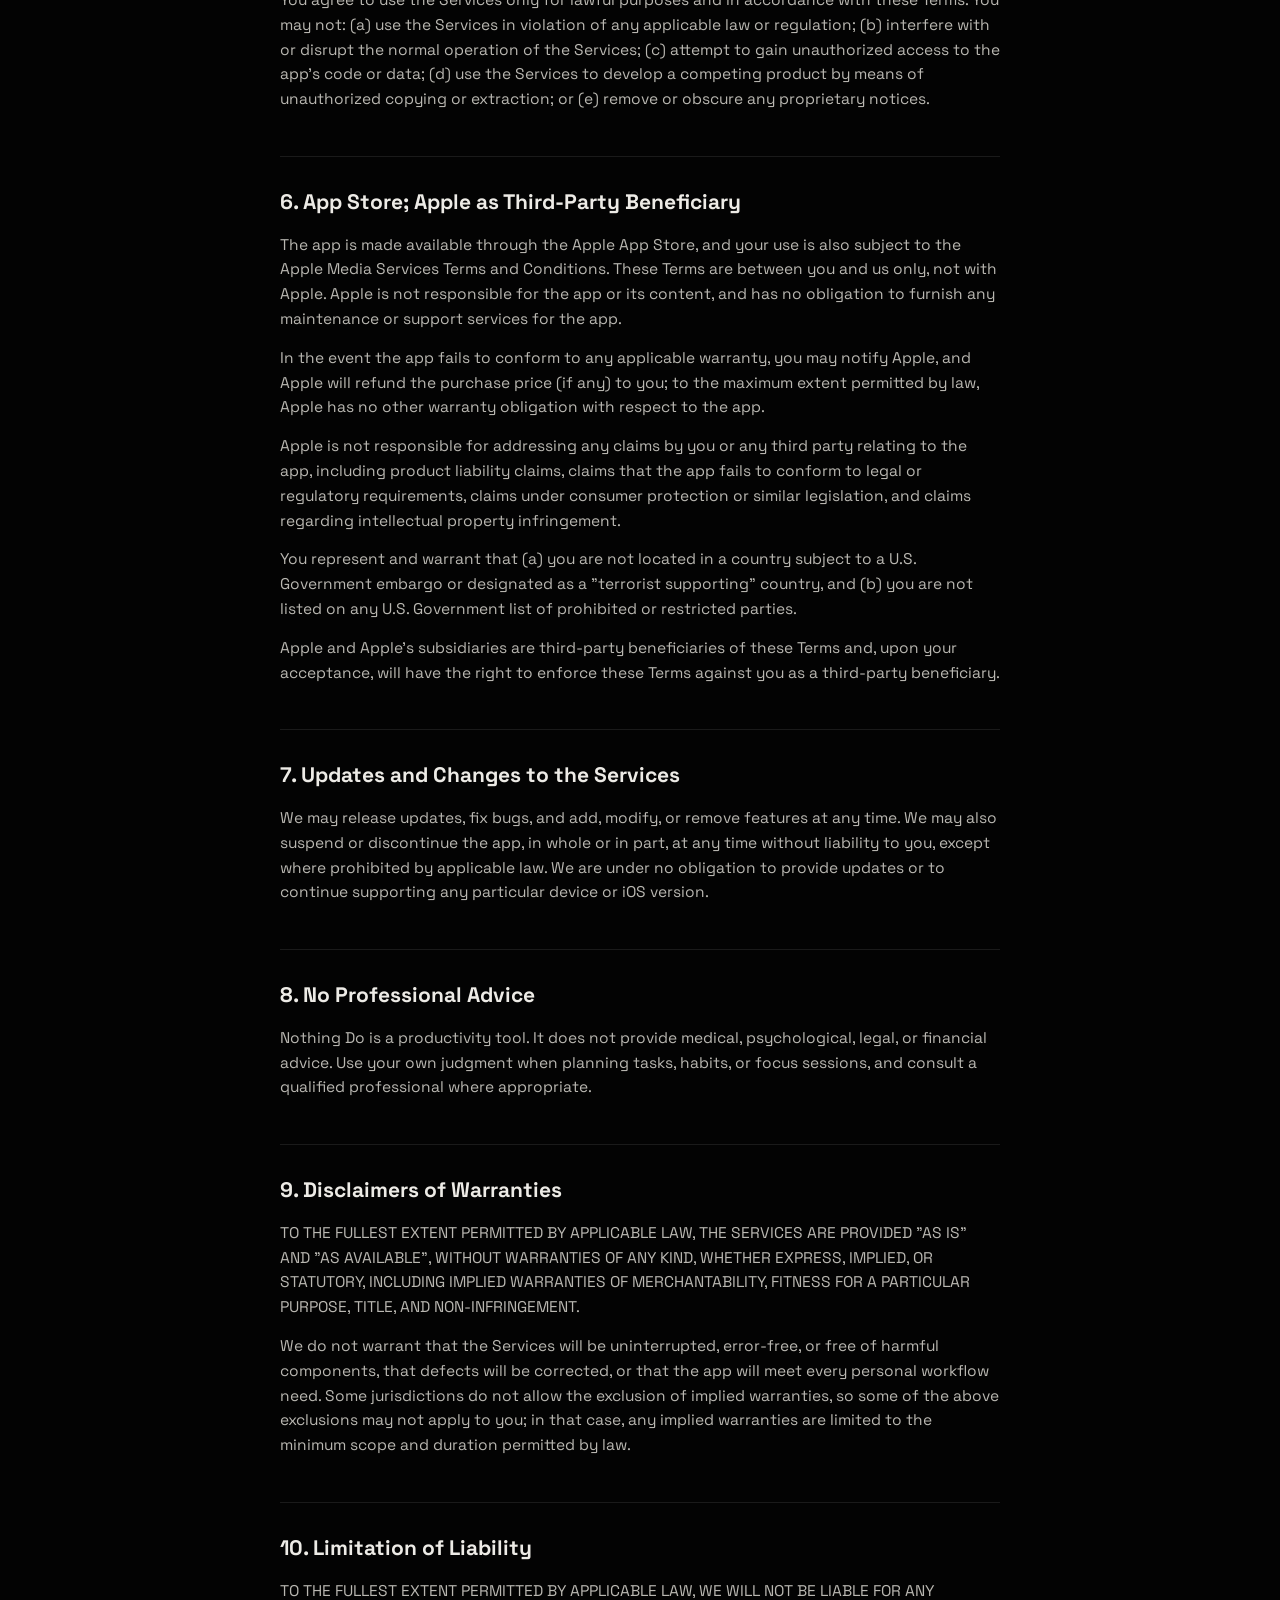
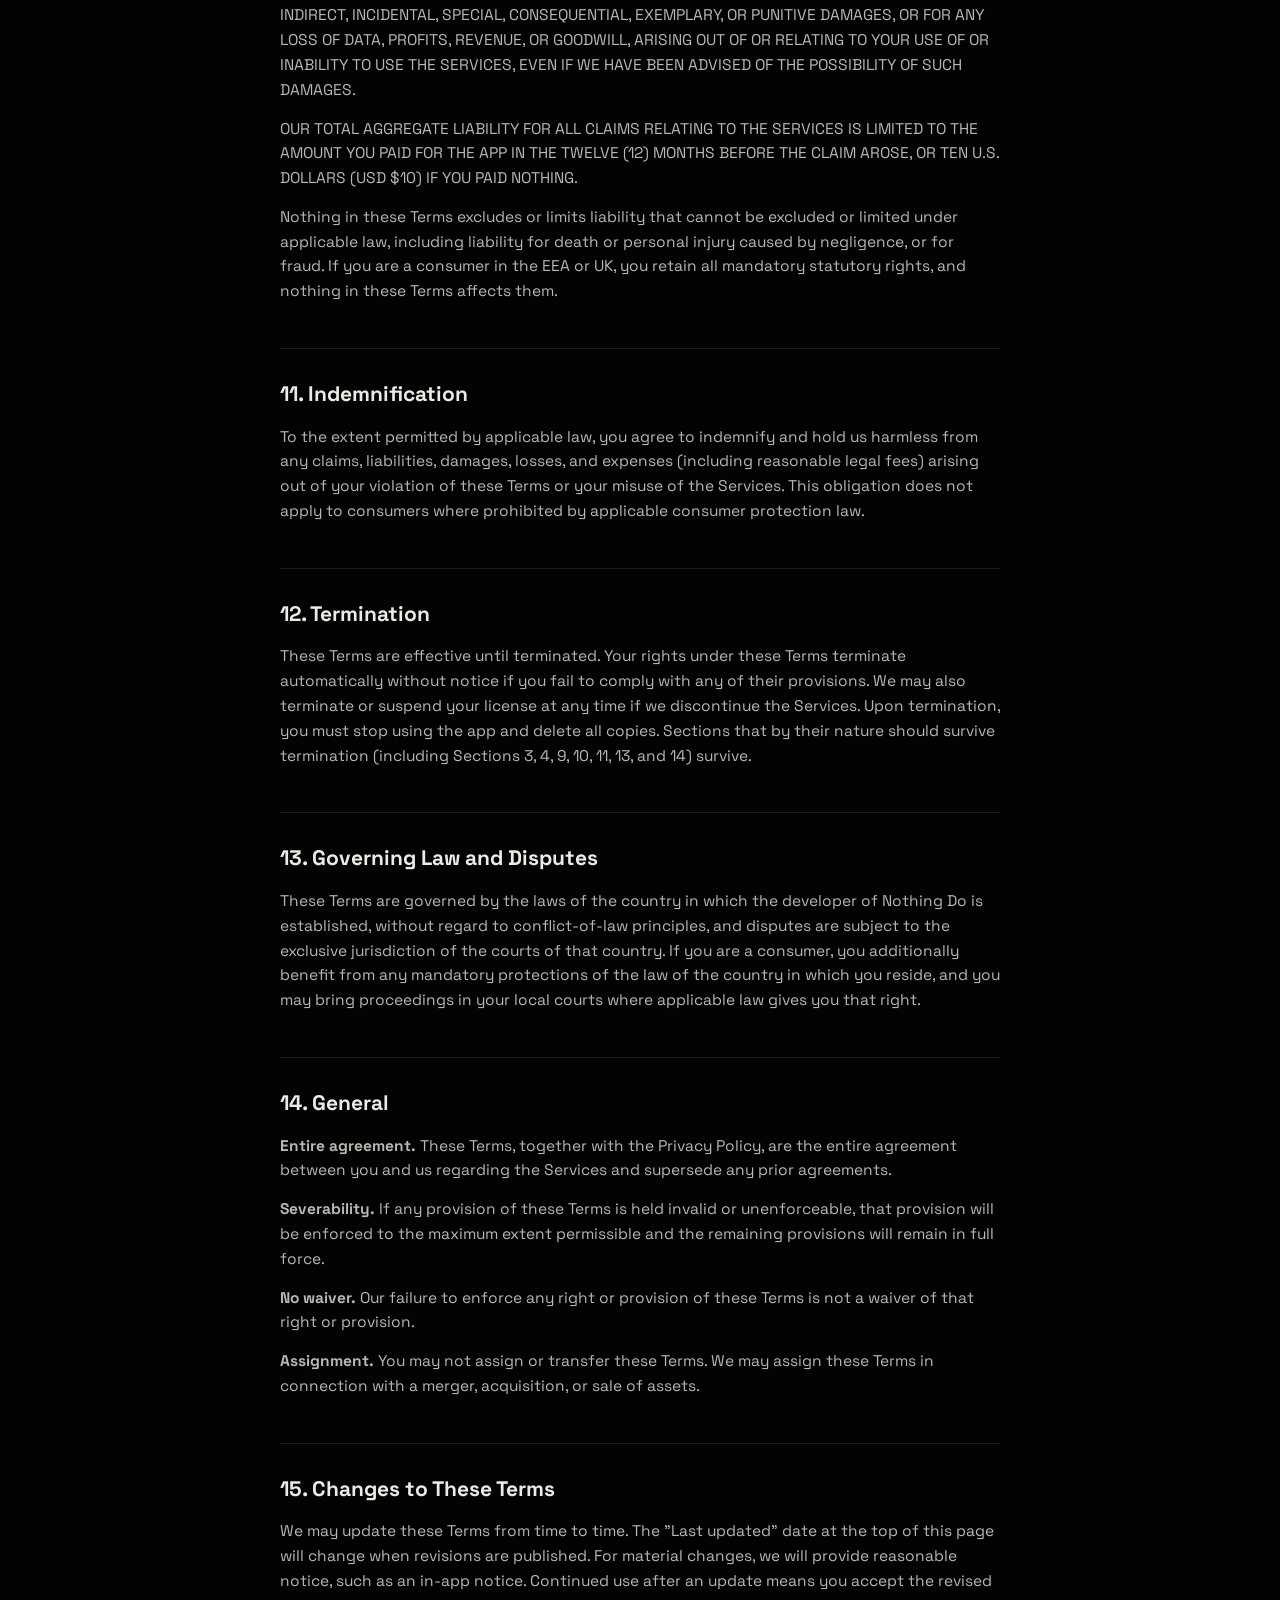
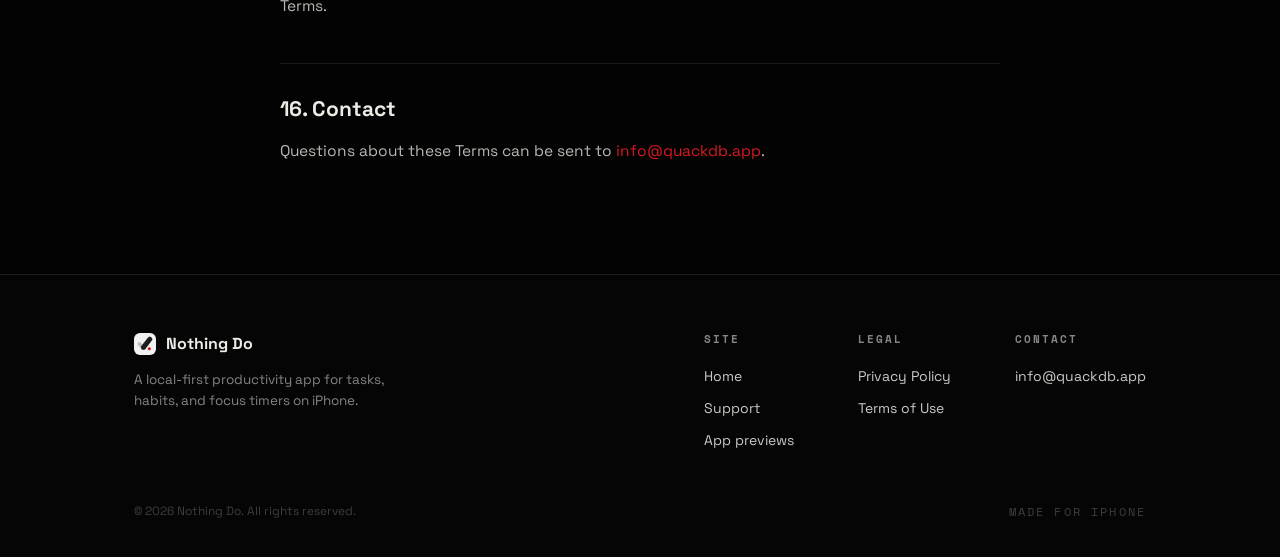
<file: terms/index.html>
<!DOCTYPE html>
<html lang="en">
<head>
  <meta charset="UTF-8">
  <meta name="viewport" content="width=device-width, initial-scale=1.0">
  <title>Terms of Use | Nothing Do</title>
  <meta name="description" content="Terms of Use for the Nothing Do iOS app.">
  <link rel="preconnect" href="https://fonts.googleapis.com">
  <link rel="preconnect" href="https://fonts.gstatic.com" crossorigin>
  <link href="https://fonts.googleapis.com/css2?family=Space+Grotesk:wght@400;500;700&family=Space+Mono:wght@400;700&display=swap" rel="stylesheet">
  <link rel="stylesheet" href="../style.css?v=8">
  <link rel="icon" type="image/png" href="../assets/favicon.png">
  <link rel="apple-touch-icon" href="../assets/logo.png">
  <script src="../dot-wave.js?v=3" defer></script>
  <script src="../nav-mobile.js?v=2" defer></script>
</head>
<body>

  <div class="nav-wrap">
    <nav class="nav" aria-label="Main">
      <a class="nav-logo" href="../index.html" data-home-top>
        <img src="../assets/logo.png" alt=""><span class="word">Nothing&nbsp;Do</span>
      </a>
      <button
        type="button"
        class="nav-toggle"
        aria-expanded="false"
        aria-controls="site-nav-menu"
        aria-label="Open menu"
      >
        <span class="nav-toggle__bar" aria-hidden="true"></span>
        <span class="nav-toggle__bar" aria-hidden="true"></span>
        <span class="nav-toggle__bar" aria-hidden="true"></span>
      </button>
      <div class="nav-menu" id="site-nav-menu">
        <a class="pill" href="../index.html" data-home-top>Home</a>
        <a class="pill" href="../support/">Support</a>
        <a class="cta" href="../index.html#download">Get the app</a>
      </div>
    </nav>
  </div>

  <main class="container">
    <article class="doc">
      <p class="eyebrow mono">legal</p>
      <h1>Terms of Use</h1>
      <p class="updated">Last updated: June 10, 2026</p>

      <h2>1. Agreement to These Terms</h2>
      <p>These Terms of Use ("Terms") are a binding agreement between you and the developer of Nothing Do ("we", "us", or "our") governing your use of the Nothing Do iOS application and the website nothingdo.com (together, the "Services"). By downloading, installing, or using the Services, you agree to these Terms. If you do not agree, do not use the Services.</p>
      <p>You must be at least 13 years old (or the equivalent minimum age in your jurisdiction) to use the app. If you are under the age of majority, you may use the app only with the consent of a parent or guardian.</p>

      <h2>2. License</h2>
      <p>We grant you a limited, personal, non-exclusive, non-transferable, revocable license to install and use Nothing Do on Apple-branded devices that you own or control, as permitted by the Apple Media Services Terms and Conditions (including the usage rules set out therein) and these Terms.</p>
      <p>Except as expressly permitted by these Terms or applicable law, you may not copy, modify, distribute, sell, lease, sublicense, reverse engineer, decompile, or attempt to extract the source code of the app or any part of it.</p>

      <h2>3. Intellectual Property</h2>
      <p>The app, including its software, design, graphics, logos, and content (excluding content you create), is owned by us or our licensors and is protected by copyright, trademark, and other intellectual property laws. These Terms do not grant you any rights to our trademarks, branding, or other intellectual property except for the limited license in Section 2.</p>

      <h2>4. Your Content</h2>
      <p>You retain ownership of tasks, habits, and other content you create in the app ("Your Content"). We claim no rights to it.</p>
      <p>Your Content is stored locally on your device. We do not receive, host, or have access to it. You are responsible for maintaining backups if you need them, for example through iCloud device backup. We do not host or recover deleted local data.</p>

      <h2>5. Acceptable Use</h2>
      <p>You agree to use the Services only for lawful purposes and in accordance with these Terms. You may not: (a) use the Services in violation of any applicable law or regulation; (b) interfere with or disrupt the normal operation of the Services; (c) attempt to gain unauthorized access to the app's code or data; (d) use the Services to develop a competing product by means of unauthorized copying or extraction; or (e) remove or obscure any proprietary notices.</p>

      <h2>6. App Store; Apple as Third-Party Beneficiary</h2>
      <p>The app is made available through the Apple App Store, and your use is also subject to the Apple Media Services Terms and Conditions. These Terms are between you and us only, not with Apple. Apple is not responsible for the app or its content, and has no obligation to furnish any maintenance or support services for the app.</p>
      <p>In the event the app fails to conform to any applicable warranty, you may notify Apple, and Apple will refund the purchase price (if any) to you; to the maximum extent permitted by law, Apple has no other warranty obligation with respect to the app.</p>
      <p>Apple is not responsible for addressing any claims by you or any third party relating to the app, including product liability claims, claims that the app fails to conform to legal or regulatory requirements, claims under consumer protection or similar legislation, and claims regarding intellectual property infringement.</p>
      <p>You represent and warrant that (a) you are not located in a country subject to a U.S. Government embargo or designated as a "terrorist supporting" country, and (b) you are not listed on any U.S. Government list of prohibited or restricted parties.</p>
      <p>Apple and Apple's subsidiaries are third-party beneficiaries of these Terms and, upon your acceptance, will have the right to enforce these Terms against you as a third-party beneficiary.</p>

      <h2>7. Updates and Changes to the Services</h2>
      <p>We may release updates, fix bugs, and add, modify, or remove features at any time. We may also suspend or discontinue the app, in whole or in part, at any time without liability to you, except where prohibited by applicable law. We are under no obligation to provide updates or to continue supporting any particular device or iOS version.</p>

      <h2>8. No Professional Advice</h2>
      <p>Nothing Do is a productivity tool. It does not provide medical, psychological, legal, or financial advice. Use your own judgment when planning tasks, habits, or focus sessions, and consult a qualified professional where appropriate.</p>

      <h2>9. Disclaimers of Warranties</h2>
      <p>TO THE FULLEST EXTENT PERMITTED BY APPLICABLE LAW, THE SERVICES ARE PROVIDED "AS IS" AND "AS AVAILABLE", WITHOUT WARRANTIES OF ANY KIND, WHETHER EXPRESS, IMPLIED, OR STATUTORY, INCLUDING IMPLIED WARRANTIES OF MERCHANTABILITY, FITNESS FOR A PARTICULAR PURPOSE, TITLE, AND NON-INFRINGEMENT.</p>
      <p>We do not warrant that the Services will be uninterrupted, error-free, or free of harmful components, that defects will be corrected, or that the app will meet every personal workflow need. Some jurisdictions do not allow the exclusion of implied warranties, so some of the above exclusions may not apply to you; in that case, any implied warranties are limited to the minimum scope and duration permitted by law.</p>

      <h2>10. Limitation of Liability</h2>
      <p>TO THE FULLEST EXTENT PERMITTED BY APPLICABLE LAW, WE WILL NOT BE LIABLE FOR ANY INDIRECT, INCIDENTAL, SPECIAL, CONSEQUENTIAL, EXEMPLARY, OR PUNITIVE DAMAGES, OR FOR ANY LOSS OF DATA, PROFITS, REVENUE, OR GOODWILL, ARISING OUT OF OR RELATING TO YOUR USE OF OR INABILITY TO USE THE SERVICES, EVEN IF WE HAVE BEEN ADVISED OF THE POSSIBILITY OF SUCH DAMAGES.</p>
      <p>OUR TOTAL AGGREGATE LIABILITY FOR ALL CLAIMS RELATING TO THE SERVICES IS LIMITED TO THE AMOUNT YOU PAID FOR THE APP IN THE TWELVE (12) MONTHS BEFORE THE CLAIM AROSE, OR TEN U.S. DOLLARS (USD $10) IF YOU PAID NOTHING.</p>
      <p>Nothing in these Terms excludes or limits liability that cannot be excluded or limited under applicable law, including liability for death or personal injury caused by negligence, or for fraud. If you are a consumer in the EEA or UK, you retain all mandatory statutory rights, and nothing in these Terms affects them.</p>

      <h2>11. Indemnification</h2>
      <p>To the extent permitted by applicable law, you agree to indemnify and hold us harmless from any claims, liabilities, damages, losses, and expenses (including reasonable legal fees) arising out of your violation of these Terms or your misuse of the Services. This obligation does not apply to consumers where prohibited by applicable consumer protection law.</p>

      <h2>12. Termination</h2>
      <p>These Terms are effective until terminated. Your rights under these Terms terminate automatically without notice if you fail to comply with any of their provisions. We may also terminate or suspend your license at any time if we discontinue the Services. Upon termination, you must stop using the app and delete all copies. Sections that by their nature should survive termination (including Sections 3, 4, 9, 10, 11, 13, and 14) survive.</p>

      <h2>13. Governing Law and Disputes</h2>
      <p>These Terms are governed by the laws of the country in which the developer of Nothing Do is established, without regard to conflict-of-law principles, and disputes are subject to the exclusive jurisdiction of the courts of that country. If you are a consumer, you additionally benefit from any mandatory protections of the law of the country in which you reside, and you may bring proceedings in your local courts where applicable law gives you that right.</p>

      <h2>14. General</h2>
      <p><strong>Entire agreement.</strong> These Terms, together with the Privacy Policy, are the entire agreement between you and us regarding the Services and supersede any prior agreements.</p>
      <p><strong>Severability.</strong> If any provision of these Terms is held invalid or unenforceable, that provision will be enforced to the maximum extent permissible and the remaining provisions will remain in full force.</p>
      <p><strong>No waiver.</strong> Our failure to enforce any right or provision of these Terms is not a waiver of that right or provision.</p>
      <p><strong>Assignment.</strong> You may not assign or transfer these Terms. We may assign these Terms in connection with a merger, acquisition, or sale of assets.</p>

      <h2>15. Changes to These Terms</h2>
      <p>We may update these Terms from time to time. The "Last updated" date at the top of this page will change when revisions are published. For material changes, we will provide reasonable notice, such as an in-app notice. Continued use after an update means you accept the revised Terms.</p>

      <h2>16. Contact</h2>
      <p>Questions about these Terms can be sent to <a href="mailto:info@quackdb.app">info@quackdb.app</a>.</p>
    </article>
  </main>

  <footer>
    <div class="footer-inner">
      <div class="footer-brand">
        <div class="name"><img src="../assets/logo.png" alt="">Nothing Do</div>
        <p>A local-first productivity app for tasks, habits, and focus timers on iPhone.</p>
      </div>
      <div class="footer-cols">
        <div class="footer-col">
          <h4 class="mono">Site</h4>
          <a href="../index.html" data-home-top>Home</a>
          <a href="../support/">Support</a>
          <a href="../index.html#previews">App previews</a>
        </div>
        <div class="footer-col">
          <h4 class="mono">Legal</h4>
          <a href="../privacy/">Privacy Policy</a>
          <a href="./">Terms of Use</a>
        </div>
        <div class="footer-col">
          <h4 class="mono">Contact</h4>
          <a href="mailto:info@quackdb.app">info@quackdb.app</a>
        </div>
      </div>
    </div>
    <div class="footer-bottom">
      <span>© 2026 Nothing Do. All rights reserved.</span>
      <span class="mono">made for iphone</span>
    </div>
  </footer>

</body>
</html>
</file>
<file: style.css>
/* Nothing Do site styles. Palette mirrors TinyTheme.swift */
:root {
  --red: #d71921;
  --ink: #030303;
  --chalk: #edebe6;
  --smoke: #858585;
  --fog: #3d3d3d;
  --panel: #121212;
  --line: rgba(237, 235, 230, 0.1);
  --radius: 20px;
  --content-max: 1060px;
  --content-pad: 24px;
  --ease-out: cubic-bezier(0.22, 1, 0.36, 1);
  --ease-out-soft: cubic-bezier(0.25, 1, 0.5, 1);
  --duration-fast: 140ms;
  --duration-ui: 220ms;
  --duration-enter: 480ms;
}

* { margin: 0; padding: 0; box-sizing: border-box; }

html { scroll-behavior: smooth; background: var(--ink); }

@media (prefers-reduced-motion: reduce) {
  html { scroll-behavior: auto; }

  *,
  *::before,
  *::after {
    animation-duration: 0.01ms !important;
    animation-iteration-count: 1 !important;
    transition-duration: 0.01ms !important;
  }
}

body {
  background: transparent;
  color: var(--chalk);
  font-family: "Space Grotesk", -apple-system, "Helvetica Neue", Arial, sans-serif;
  -webkit-font-smoothing: antialiased;
  line-height: 1.6;
}

/* animated dot-matrix wave backdrop (dot-wave.js) */
.dot-wave-canvas {
  position: fixed;
  inset: 0;
  z-index: -1;
  pointer-events: none;
}

/* static fallback when prefers-reduced-motion */
body.dot-wave-static {
  background-image: radial-gradient(rgba(237, 235, 230, 0.07) 1px, transparent 1px);
  background-size: 26px 26px;
}

.mono {
  font-family: "Space Mono", "SF Mono", Menlo, monospace;
  letter-spacing: 0.18em;
  text-transform: uppercase;
}

a { color: inherit; }

/* ---------- pill glass nav ---------- */
.nav-wrap {
  position: fixed;
  top: 18px;
  left: 0;
  right: 0;
  z-index: 100;
  width: 100%;
  max-width: var(--content-max);
  margin: 0 auto;
  padding: 0 var(--content-pad);
  overflow: visible;
}

body.nav-menu-open {
  overflow: hidden;
}

.nav {
  position: relative;
  display: flex;
  align-items: center;
  gap: 6px;
  width: 100%;
  padding: 8px 10px;
  border-radius: 999px;
  background: rgba(18, 18, 18, 0.55);
  border: 1px solid rgba(237, 235, 230, 0.14);
  backdrop-filter: blur(22px) saturate(160%);
  -webkit-backdrop-filter: blur(22px) saturate(160%);
  box-shadow:
    0 8px 32px rgba(0, 0, 0, 0.45),
    inset 0 1px 0 rgba(237, 235, 230, 0.12);
}

.nav-logo {
  display: flex;
  align-items: center;
  gap: 10px;
  padding: 6px 14px 6px 8px;
  text-decoration: none;
  font-weight: 700;
  font-size: 14px;
}

.nav-logo img {
  width: 28px;
  height: 28px;
  border-radius: 8px;
  flex-shrink: 0;
  display: block;
}

.nav a.pill {
  text-decoration: none;
  font-size: 13px;
  color: var(--smoke);
  padding: 8px 16px;
  border-radius: 999px;
  transition: color var(--duration-ui) var(--ease-out), background var(--duration-ui) var(--ease-out);
  white-space: nowrap;
}

.nav-toggle {
  display: none;
  flex-direction: column;
  justify-content: center;
  align-items: center;
  gap: 5px;
  width: 44px;
  height: 44px;
  margin-left: auto;
  padding: 0;
  border: none;
  border-radius: 999px;
  background: rgba(237, 235, 230, 0.06);
  cursor: pointer;
  flex-shrink: 0;
  -webkit-tap-highlight-color: transparent;
}

.nav-toggle__bar {
  display: block;
  width: 18px;
  height: 2px;
  background: var(--chalk);
  border-radius: 1px;
  transition: transform var(--duration-ui) var(--ease-out), opacity var(--duration-fast) var(--ease-out);
}

.nav.is-open .nav-toggle__bar:nth-child(1) {
  transform: translateY(7px) rotate(45deg);
}

.nav.is-open .nav-toggle__bar:nth-child(2) {
  opacity: 0;
}

.nav.is-open .nav-toggle__bar:nth-child(3) {
  transform: translateY(-7px) rotate(-45deg);
}

.nav-menu {
  display: flex;
  align-items: center;
  gap: 4px;
  margin-left: auto;
}

.nav a.pill:hover { color: var(--chalk); background: rgba(237, 235, 230, 0.08); }
.nav a.pill.active { color: var(--chalk); background: rgba(237, 235, 230, 0.12); }

.nav-menu a.cta {
  margin-left: 4px;
  text-decoration: none;
  font-size: 13px;
  font-weight: 700;
  color: var(--chalk);
  background: var(--red);
  padding: 8px 18px;
  border-radius: 999px;
  white-space: nowrap;
  transition: filter var(--duration-ui) var(--ease-out), transform var(--duration-fast) var(--ease-out);
}
.nav a.cta:hover { filter: brightness(1.15); }
.nav a.cta:active { transform: scale(0.97); }

/* ---------- layout ---------- */
.container {
  max-width: var(--content-max);
  margin: 0 auto;
  padding: 0 var(--content-pad);
}

main.container { padding-top: 168px; }

/* ---------- hero ---------- */
.hero { text-align: center; padding: 96px 0 72px; }

@media (prefers-reduced-motion: no-preference) {
  .hero .eyebrow,
  .hero h1,
  .hero p.sub,
  .hero .actions {
    animation: hero-enter var(--duration-enter) var(--ease-out) both;
  }

  .hero h1 { animation-delay: 70ms; }
  .hero p.sub { animation-delay: 140ms; }
  .hero .actions { animation-delay: 210ms; }
}

@keyframes hero-enter {
  from {
    opacity: 0;
    transform: translateY(14px);
  }

  to {
    opacity: 1;
    transform: translateY(0);
  }
}

.hero .eyebrow {
  font-size: 12px;
  color: var(--red);
  margin-bottom: 24px;
}

.hero h1 {
  font-size: clamp(44px, 8vw, 88px);
  line-height: 1.02;
  font-weight: 700;
  letter-spacing: -0.02em;
}

.hero h1 .red { color: var(--red); }

.hero p.sub {
  max-width: 560px;
  margin: 28px auto 0;
  color: var(--smoke);
  font-size: 18px;
}

.hero .actions {
  margin-top: 40px;
  display: flex;
  gap: 14px;
  justify-content: center;
  flex-wrap: wrap;
}

.btn {
  display: inline-flex;
  align-items: center;
  justify-content: center;
  gap: 10px;
  padding: 14px 28px;
  border: none;
  border-radius: 999px;
  text-decoration: none;
  font-family: inherit;
  font-weight: 700;
  font-size: 15px;
  line-height: 1.2;
  cursor: pointer;
  appearance: none;
  -webkit-appearance: none;
  transition:
    transform var(--duration-fast) var(--ease-out),
    filter var(--duration-ui) var(--ease-out),
    background var(--duration-ui) var(--ease-out);
}

button.btn { color: inherit; }

@media (hover: hover) {
  .btn:hover { transform: translateY(-1px); }
}

.btn:active { transform: translateY(0) scale(0.97); }
.btn-red { background: var(--red); color: var(--chalk); }
.btn-red:hover { filter: brightness(1.12); }
.btn-ghost {
  color: var(--chalk);
  border: 1px solid rgba(237, 235, 230, 0.25);
  background: rgba(237, 235, 230, 0.04);
}
.btn-ghost:hover { background: rgba(237, 235, 230, 0.09); }

/* ---------- marketing pillars ---------- */
.pillars {
  display: grid;
  grid-template-columns: repeat(3, 1fr);
  gap: 16px;
  padding-bottom: 72px;
  border-bottom: 1px solid var(--line);
  margin-bottom: 72px;
}

.pillar {
  background: var(--panel);
  border: 1px solid var(--line);
  border-radius: var(--radius);
  padding: 28px 24px;
  text-align: left;
}

.pillar-label {
  font-size: 11px;
  color: var(--red);
  margin-bottom: 14px;
}

.pillar h2 {
  font-size: 18px;
  line-height: 1.25;
  letter-spacing: -0.02em;
  margin-bottom: 10px;
}

.pillar p {
  color: var(--smoke);
  font-size: 14.5px;
  line-height: 1.55;
}

/* ---------- app preview (real screenshots) ---------- */
.preview-section {
  padding-bottom: 88px;
  margin-bottom: 24px;
  border-bottom: 1px solid var(--line);
}

.preview-head {
  text-align: center;
  max-width: 620px;
  margin: 0 auto 40px;
}

.preview-head h2 {
  font-size: clamp(28px, 5vw, 42px);
  letter-spacing: -0.02em;
  line-height: 1.08;
  margin-bottom: 14px;
}

.preview-head h2 .red { color: var(--red); }

.preview-lead {
  color: var(--smoke);
  font-size: 16px;
  line-height: 1.6;
}

.preview-carousel {
  display: flex;
  align-items: center;
  justify-content: center;
  gap: 20px;
  outline: none;
}

.device-frame {
  width: min(270px, 68vw);
  aspect-ratio: 390 / 844;
  padding: 8px;
  border-radius: 40px;
  border: 1px solid rgba(237, 235, 230, 0.16);
  background: #0a0a0a;
  box-shadow: 0 24px 64px rgba(0, 0, 0, 0.55);
  flex-shrink: 0;
  position: relative;
}

.device-frame::before {
  content: "";
  position: absolute;
  top: 10px;
  left: 50%;
  transform: translateX(-50%);
  width: 72px;
  height: 20px;
  border-radius: 999px;
  background: #000;
  border: 1px solid rgba(237, 235, 230, 0.08);
  z-index: 2;
  pointer-events: none;
}

.device-frame img {
  width: 100%;
  height: 100%;
  object-fit: cover;
  object-position: top center;
  border-radius: 32px;
  display: block;
  transition: opacity var(--duration-ui) var(--ease-out);
}

.device-frame img.is-fading {
  opacity: 0;
}

.carousel-btn {
  width: 46px;
  height: 46px;
  border-radius: 50%;
  border: 1px solid rgba(237, 235, 230, 0.2);
  background: rgba(237, 235, 230, 0.05);
  color: var(--chalk);
  font-size: 17px;
  cursor: pointer;
  transition: background var(--duration-ui) var(--ease-out), transform var(--duration-fast) var(--ease-out);
  font-family: inherit;
  flex-shrink: 0;
}

@media (hover: hover) {
  .carousel-btn:hover { background: rgba(237, 235, 230, 0.12); }
}

.carousel-btn:active { transform: scale(0.94); }

.preview-caption {
  margin-top: 22px;
  text-align: center;
  color: var(--chalk);
  font-size: 14.5px;
  min-height: 22px;
  transition: opacity var(--duration-fast) var(--ease-out), transform var(--duration-fast) var(--ease-out);
}

.preview-caption.is-changing {
  opacity: 0;
  transform: translateY(4px);
}

.preview-dots {
  display: flex;
  justify-content: center;
  flex-wrap: wrap;
  gap: 10px;
  margin-top: 18px;
}

.preview-dots button {
  width: 8px;
  height: 8px;
  border-radius: 50%;
  border: none;
  background: var(--fog);
  cursor: pointer;
  padding: 0;
  transition: background var(--duration-ui) var(--ease-out), transform var(--duration-fast) var(--ease-out);
}

.preview-dots button.active {
  background: var(--red);
  transform: scale(1.25);
}

/* ---------- support contact form ---------- */
.contact-form {
  background: var(--panel);
  border: 1px solid var(--line);
  border-radius: var(--radius);
  padding: 32px 28px;
  margin: 0 0 64px;
  text-align: left;
}
.contact-form h3 { font-size: 19px; margin-bottom: 6px; }
.contact-form .form-note { color: var(--smoke); font-size: 13.5px; margin-bottom: 24px; }
.form-field { margin-bottom: 16px; }
.form-field label {
  display: block;
  font-size: 11px;
  color: var(--smoke);
  margin-bottom: 7px;
}
.form-field input,
.form-field textarea {
  width: 100%;
  background: #0a0a0a;
  border: 1px solid rgba(237, 235, 230, 0.16);
  border-radius: 12px;
  color: var(--chalk);
  font-family: inherit;
  font-size: 14.5px;
  padding: 12px 14px;
  outline: none;
  transition: border-color 0.2s;
}

.form-field input:focus,
.form-field textarea:focus { border-color: var(--red); }

.form-field textarea { resize: vertical; min-height: 120px; }

.custom-select { position: relative; }

.custom-select__trigger {
  width: 100%;
  display: flex;
  align-items: center;
  justify-content: space-between;
  gap: 12px;
  text-align: left;
  background: #0a0a0a;
  border: 1px solid rgba(237, 235, 230, 0.16);
  border-radius: 12px;
  color: var(--chalk);
  font-family: inherit;
  font-size: 14.5px;
  padding: 12px 14px;
  cursor: pointer;
  transition: border-color 0.2s, background 0.2s;
}

.custom-select__trigger:hover {
  border-color: rgba(237, 235, 230, 0.28);
}

.custom-select.is-open .custom-select__trigger,
.custom-select__trigger:focus-visible {
  border-color: var(--red);
  outline: none;
}

.custom-select__value { flex: 1; min-width: 0; }

.custom-select__chevron {
  width: 8px;
  height: 8px;
  border-right: 2px solid var(--smoke);
  border-bottom: 2px solid var(--smoke);
  transform: rotate(45deg) translateY(-2px);
  flex-shrink: 0;
  transition: transform var(--duration-ui) var(--ease-out);
}

.custom-select.is-open .custom-select__chevron {
  transform: rotate(-135deg) translateY(1px);
}

.custom-select__list {
  position: absolute;
  top: calc(100% + 6px);
  left: 0;
  right: 0;
  z-index: 30;
  margin: 0;
  padding: 6px;
  list-style: none;
  background: #0f0f0f;
  border: 1px solid rgba(237, 235, 230, 0.16);
  border-radius: 12px;
  box-shadow: 0 16px 40px rgba(0, 0, 0, 0.55);
}

.custom-select__list[hidden] { display: none; }

.custom-select__option {
  padding: 10px 12px;
  border-radius: 8px;
  cursor: pointer;
  font-size: 14.5px;
  color: var(--chalk);
  transition: background 0.15s ease;
}

.custom-select__option:hover,
.custom-select__option:focus-visible {
  background: rgba(237, 235, 230, 0.08);
  outline: none;
}

.custom-select__option.is-selected {
  color: var(--red);
  font-weight: 600;
}

.form-actions {
  display: flex;
  align-items: center;
  gap: 16px;
  flex-wrap: wrap;
  margin-top: 22px;
}

.contact-form .btn-submit {
  min-width: 168px;
  min-height: 48px;
  padding: 12px 28px;
}

.form-status { font-size: 13.5px; color: var(--smoke); }
.form-status.ok { color: #6fbf73; }
.form-status.err { color: var(--red); }
.btn[disabled] { opacity: 0.55; pointer-events: none; cursor: not-allowed; }

/* ---------- feature grid ---------- */
.section-label {
  font-size: 12px;
  color: var(--smoke);
  margin-bottom: 28px;
}
.section-label::before { content: "// "; color: var(--red); }

.grid {
  display: grid;
  grid-template-columns: repeat(3, 1fr);
  gap: 18px;
  padding-bottom: 80px;
}

.grid--three {
  grid-template-columns: repeat(3, 1fr);
}

.card {
  background: var(--panel);
  border: 1px solid var(--line);
  border-radius: var(--radius);
  padding: 30px 26px;
  transition: border-color var(--duration-ui) var(--ease-out), transform var(--duration-ui) var(--ease-out);
}

@media (hover: hover) {
  .card:hover { border-color: rgba(215, 25, 33, 0.5); transform: translateY(-3px); }
}

.card h3 { font-size: 18px; margin-bottom: 10px; }
.card p { color: var(--smoke); font-size: 14.5px; }

/* ---------- download banner ---------- */
.banner {
  position: relative;
  overflow: hidden;
  border-radius: calc(var(--radius) + 4px);
  margin-bottom: 96px;
  border: 1px solid rgba(237, 235, 230, 0.08);
  background: var(--panel);
  box-shadow:
    inset 0 1px 0 rgba(237, 235, 230, 0.06),
    0 28px 80px rgba(0, 0, 0, 0.45);
}

.banner::before {
  content: "";
  position: absolute;
  inset: 0;
  background:
    radial-gradient(ellipse 80% 55% at 50% -10%, rgba(215, 25, 33, 0.28), transparent 68%),
    radial-gradient(rgba(215, 25, 33, 0.14) 1px, transparent 1px);
  background-size: auto, 20px 20px;
  pointer-events: none;
}

.banner-inner {
  position: relative;
  z-index: 1;
  max-width: 620px;
  margin: 0 auto;
  padding: 72px 48px;
  text-align: center;
}

.banner h2 {
  font-size: clamp(32px, 5vw, 48px);
  letter-spacing: -0.03em;
  line-height: 1.05;
  text-wrap: balance;
}

.banner h2 .red { color: var(--red); }

.banner-lead {
  color: var(--smoke);
  max-width: 480px;
  margin: 20px auto 0;
  font-size: 17px;
  line-height: 1.65;
  text-wrap: pretty;
}

.banner-actions {
  margin-top: 36px;
  display: flex;
  gap: 12px;
  justify-content: center;
  flex-wrap: wrap;
}

.banner-cta {
  padding: 16px 32px;
  font-size: 16px;
}

.footer-note {
  margin-top: 14px;
  font-size: 11px;
  color: var(--fog);
  line-height: 1.5;
}

/* ---------- doc pages ---------- */
.doc { max-width: 720px; margin: 0 auto; padding: 56px 0 96px; }
.doc .eyebrow { font-size: 12px; color: var(--red); }
.doc h1 { font-size: clamp(34px, 5vw, 52px); margin: 14px 0 6px; letter-spacing: -0.02em; }
.doc .updated { color: var(--smoke); font-size: 14px; margin-bottom: 48px; }
.doc h2 {
  font-size: 21px;
  margin: 44px 0 14px;
  padding-top: 28px;
  border-top: 1px solid var(--line);
}
.doc p { color: #b9b7b1; margin-bottom: 14px; font-size: 15.5px; }
.doc a { color: var(--red); text-decoration: none; }
.doc a:hover { text-decoration: underline; }

/* ---------- support ---------- */
.support-grid {
  display: grid;
  grid-template-columns: 1fr 1fr;
  gap: 18px;
  margin: 48px 0 64px;
}
.support-grid .card { text-align: left; }
.card a.link { color: var(--red); text-decoration: none; font-weight: 700; font-size: 14px; }
.card a.link:hover { text-decoration: underline; }

.faq { border: 1px solid var(--line); border-radius: var(--radius); background: var(--panel); overflow: hidden; margin-bottom: 96px; }
.faq details { border-bottom: 1px solid var(--line); }
.faq details:last-child { border-bottom: none; }
.faq summary {
  cursor: pointer;
  padding: 22px 26px;
  font-weight: 700;
  font-size: 15.5px;
  list-style: none;
  display: flex;
  justify-content: space-between;
  align-items: center;
  gap: 16px;
}
.faq summary::-webkit-details-marker { display: none; }
.faq summary::after { content: "+"; color: var(--red); font-size: 20px; font-family: "Space Mono", monospace; }
.faq details[open] summary::after { content: "−"; }
.faq .answer { padding: 0 26px 22px; color: var(--smoke); font-size: 14.5px; }

/* ---------- footer ---------- */
footer {
  border-top: 1px solid var(--line);
  background: rgba(7, 7, 7, 0.8);
}

.footer-inner {
  max-width: var(--content-max);
  margin: 0 auto;
  padding: 56px var(--content-pad) 40px;
  display: flex;
  justify-content: space-between;
  gap: 40px;
  flex-wrap: wrap;
}

.footer-brand { max-width: 280px; }
.footer-brand .name { font-weight: 700; display: flex; align-items: center; gap: 10px; margin-bottom: 12px; }
.footer-brand .name img { width: 22px; height: 22px; border-radius: 6px; display: block; }
.footer-brand p { color: var(--smoke); font-size: 13.5px; }

.footer-cols { display: flex; gap: 64px; flex-wrap: wrap; }
.footer-col h4 { font-size: 11px; color: var(--smoke); margin-bottom: 16px; }
.footer-col a { display: block; text-decoration: none; color: var(--chalk); font-size: 14px; margin-bottom: 10px; opacity: 0.85; }
.footer-col a:hover { color: var(--red); opacity: 1; }

.footer-bottom {
  max-width: var(--content-max);
  margin: 0 auto;
  padding: 0 var(--content-pad) 36px;
  display: flex;
  justify-content: space-between;
  flex-wrap: wrap;
  gap: 12px;
  color: var(--fog);
  font-size: 12px;
}

/* ---------- responsive ---------- */
@media (max-width: 1024px) {
  .grid,
  .grid--three { grid-template-columns: repeat(2, 1fr); }
  .pillars { grid-template-columns: 1fr; }
}

@media (max-width: 820px) {
  .nav-toggle {
    display: flex;
  }

  .nav-menu {
    display: none;
    position: absolute;
    top: calc(100% + 10px);
    left: 0;
    right: 0;
    flex-direction: column;
    align-items: stretch;
    gap: 6px;
    margin-left: 0;
    padding: 12px;
    border-radius: var(--radius);
    background: rgba(12, 12, 12, 0.96);
    border: 1px solid rgba(237, 235, 230, 0.14);
    box-shadow: 0 20px 48px rgba(0, 0, 0, 0.55);
    backdrop-filter: blur(22px) saturate(160%);
    -webkit-backdrop-filter: blur(22px) saturate(160%);
    z-index: 10;
  }

  .nav.is-open .nav-menu {
    display: flex;
  }

  .nav-menu a.pill {
    padding: 12px 16px;
    font-size: 14px;
    text-align: center;
  }

  .nav-menu a.cta {
    margin-left: 0;
    margin-top: 4px;
    padding: 12px 18px;
    font-size: 14px;
    text-align: center;
  }

  .nav a.pill { padding: 8px 12px; font-size: 12.5px; }
  .nav-logo { padding: 6px 8px; }
  .hero { padding: 64px 0 56px; }
  .hero p.sub { font-size: 16.5px; }
  .banner { margin-bottom: 72px; }
  .banner-inner { padding: 56px 32px; }
  .support-grid { grid-template-columns: 1fr; }
  .footer-inner { flex-direction: column; gap: 36px; padding: 44px var(--content-pad) 32px; }
  .footer-cols { gap: 40px; }
  .preview-section { padding-bottom: 64px; margin-bottom: 16px; }
}

@media (max-width: 600px) {
  :root { --content-pad: 18px; }
  main.container { padding-top: 120px; }
  .nav-wrap { top: 12px; }
  .nav {
    gap: 6px;
    padding: 6px 8px;
  }
  .nav-logo { padding: 4px 6px 4px 4px; }
  .nav-logo .word { font-size: 13px; }
  .grid,
  .grid--three { grid-template-columns: 1fr; gap: 14px; }
  .hero { padding: 36px 0 40px; }
  .hero .eyebrow { font-size: 10px; letter-spacing: 0.12em; }
  .hero .actions { flex-direction: column; align-items: stretch; }
  .btn { justify-content: center; }
  .pillars { padding-bottom: 48px; margin-bottom: 48px; gap: 12px; }
  .pillar { padding: 22px 20px; }
  .preview-carousel { gap: 8px; }
  .carousel-btn { width: 40px; height: 40px; font-size: 15px; }
  .device-frame { width: min(240px, 58vw); border-radius: 34px; }
  .device-frame img { border-radius: 28px; }
  .preview-head { margin-bottom: 28px; text-align: left; }
  .preview-lead { font-size: 15px; }
  .preview-caption { font-size: 13.5px; text-align: left; }
  .preview-dots { justify-content: flex-start; }
  .contact-form { padding: 24px 18px; }
  .contact-form .btn-submit { width: 100%; min-width: 0; }
  .form-actions { flex-direction: column; align-items: stretch; }
  .card { padding: 24px 20px; }
  .banner { margin-bottom: 56px; }
  .banner-inner { padding: 44px 22px; text-align: left; }
  .banner-lead { margin-left: 0; margin-right: 0; font-size: 15px; }
  .banner-actions { justify-content: flex-start; margin-top: 28px; }
  .banner-cta { width: 100%; }
  .banner-actions .btn-ghost { width: 100%; }
  .doc { padding: 32px 0 64px; }
  .doc h2 { font-size: 19px; margin-top: 36px; }
  .faq summary { padding: 18px 18px; font-size: 14.5px; }
  .faq .answer { padding: 0 18px 18px; }
  .footer-cols { flex-direction: column; gap: 28px; }
  .footer-bottom { flex-direction: column; align-items: flex-start; }
}

@media (max-width: 380px) {
  .hero h1 { font-size: 38px; }
  .carousel-btn { display: none; }
  .preview-carousel { gap: 0; }
}
</file>
